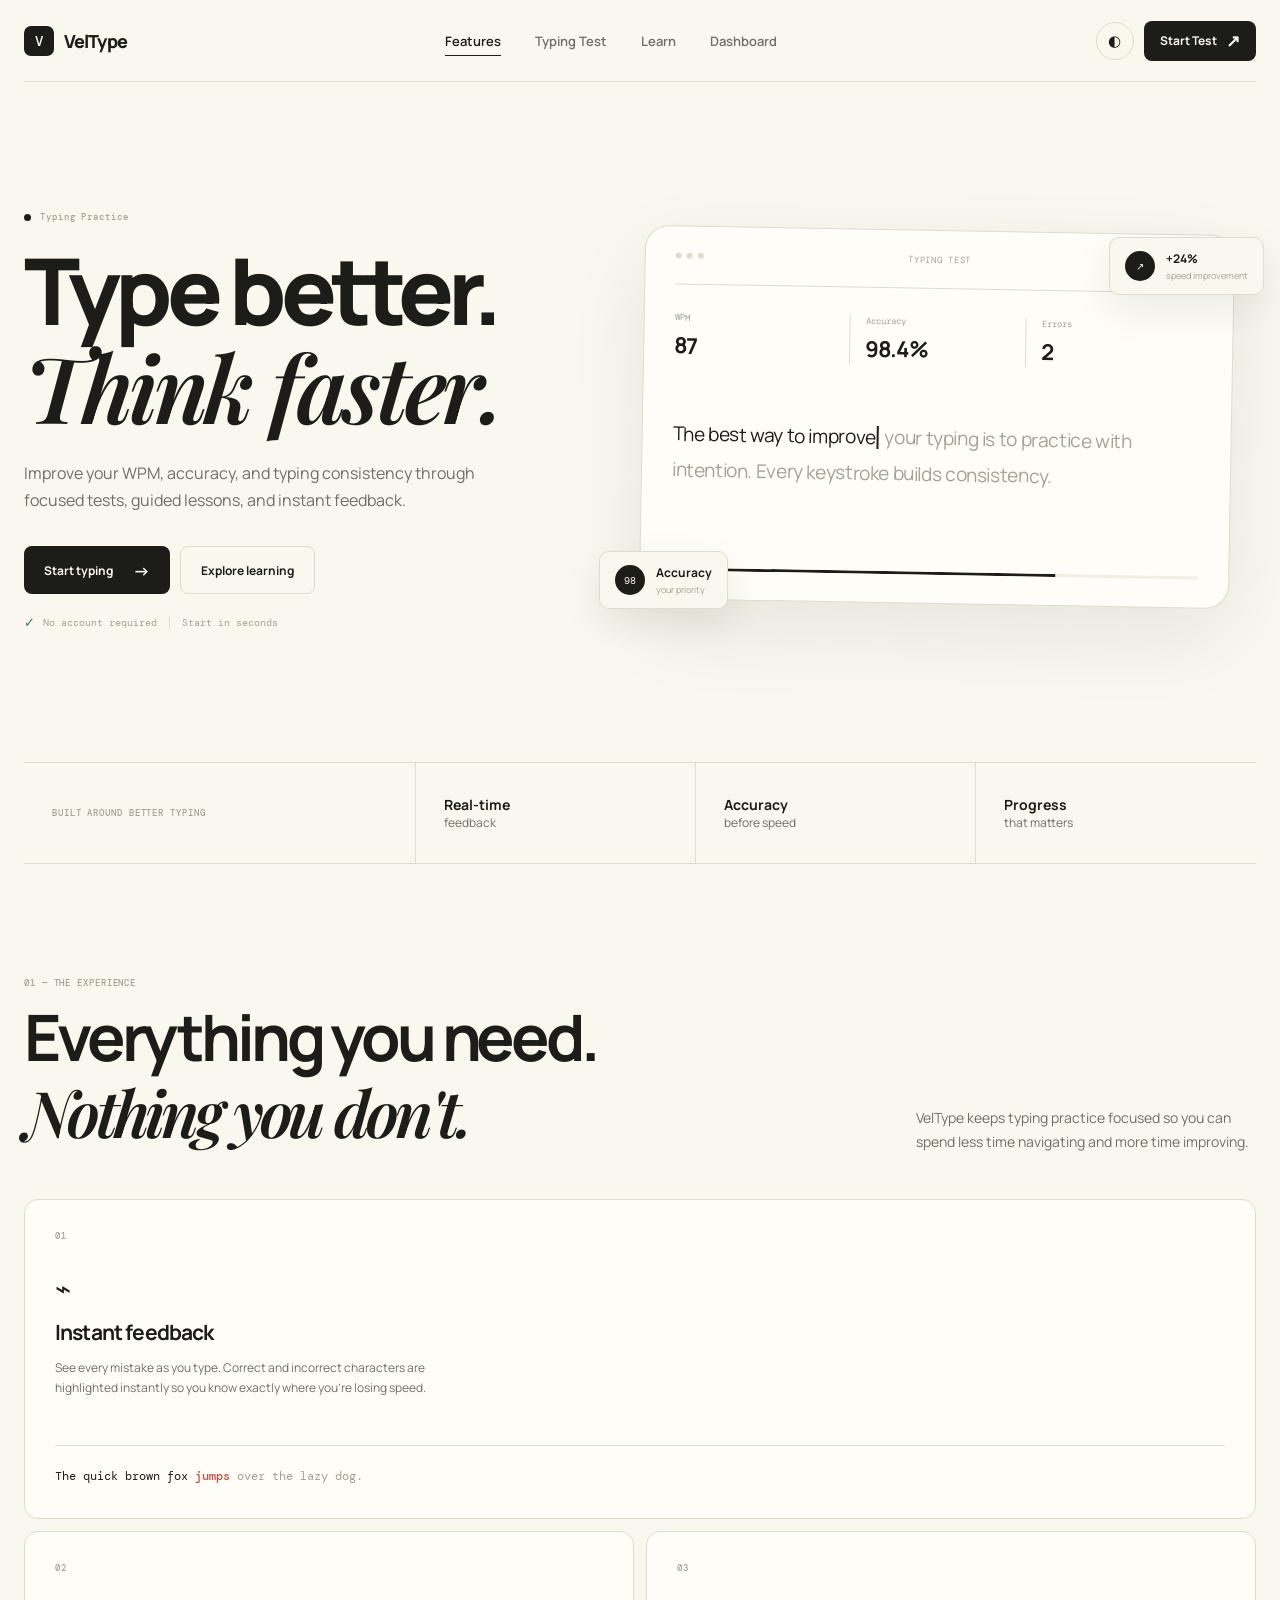
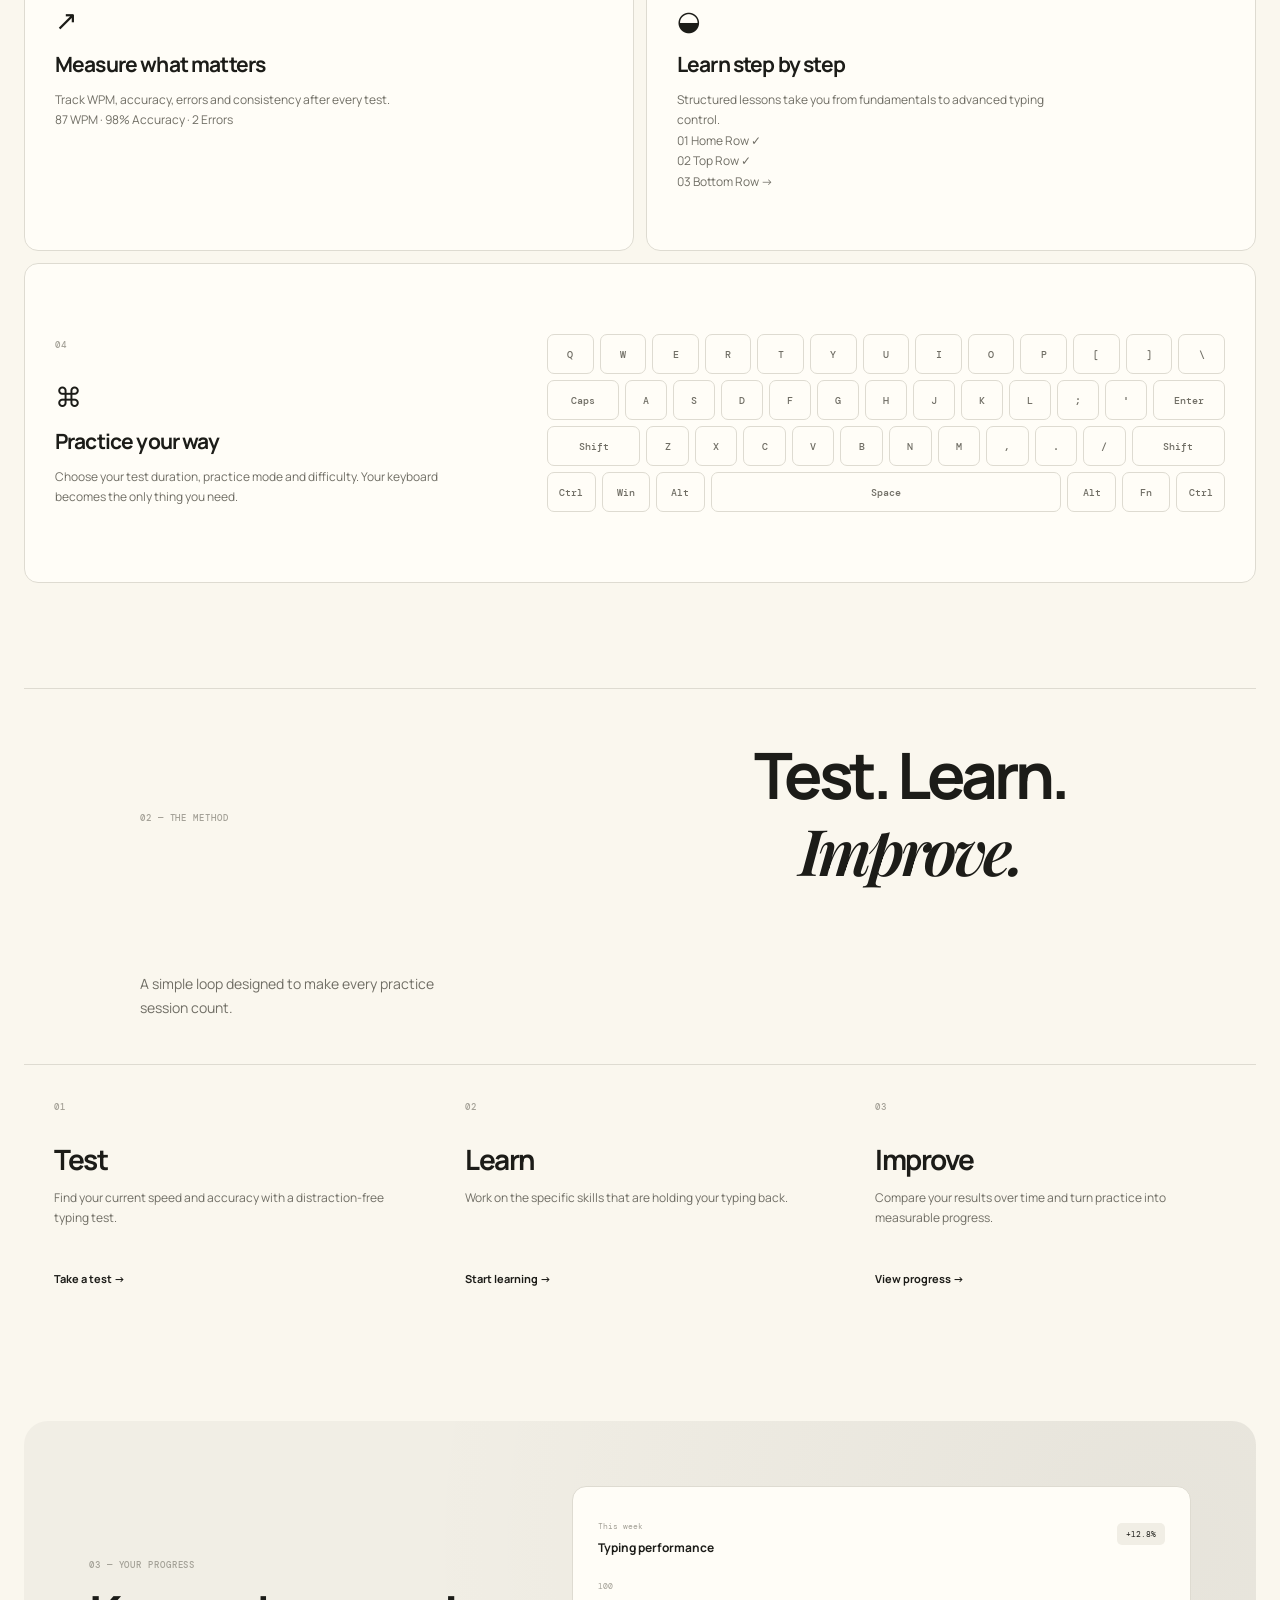
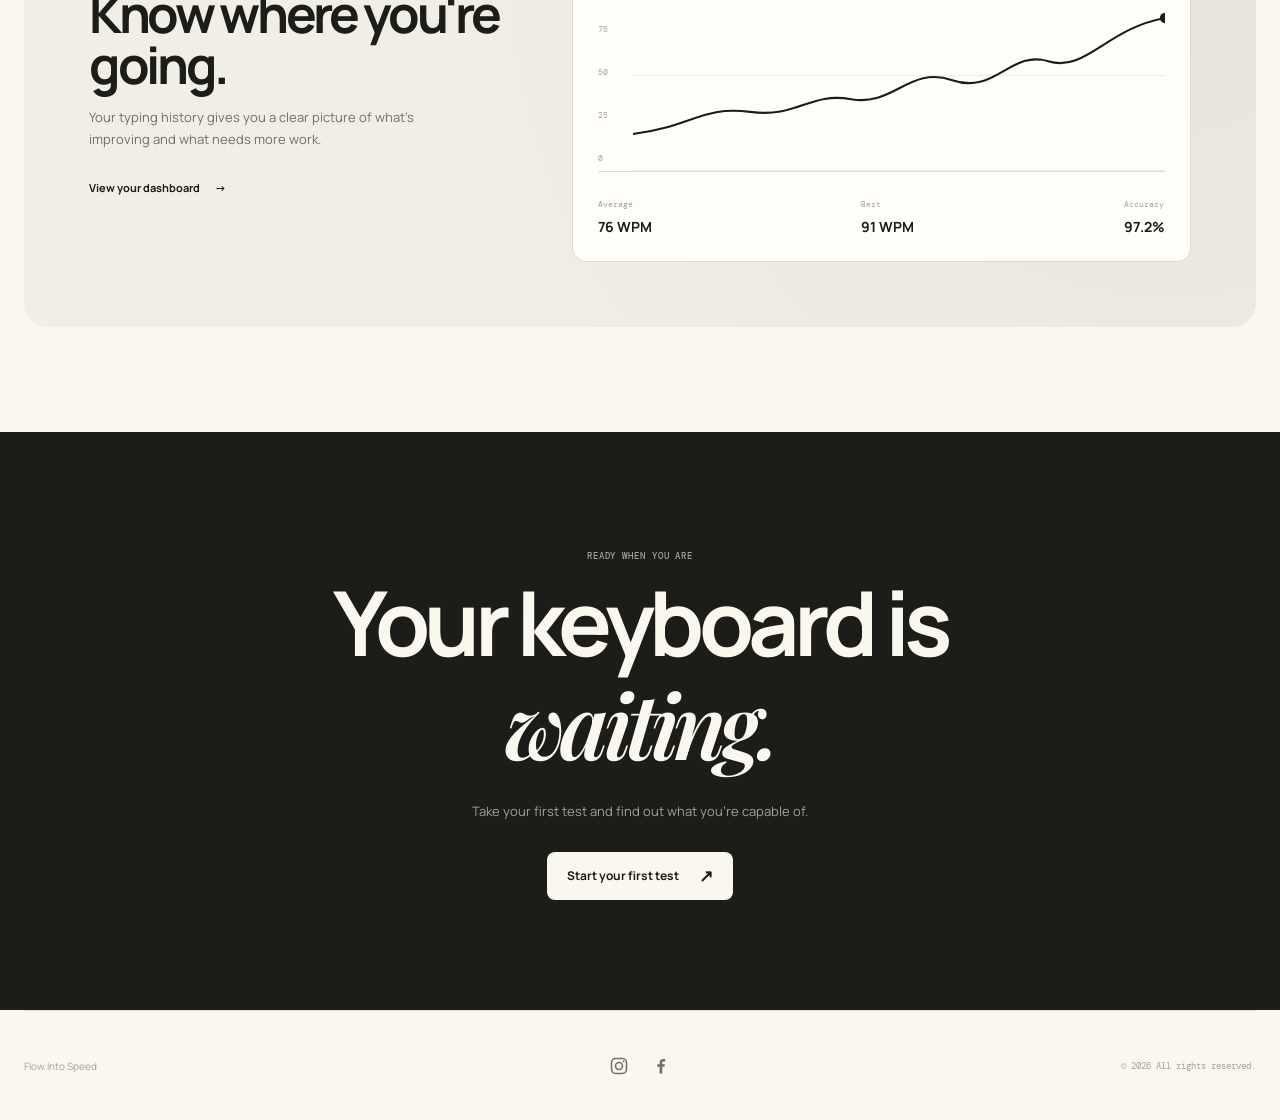
<file: index.html>
<!DOCTYPE html>
<html lang="en">
<head>
    <meta charset="UTF-8">
    <meta name="viewport" content="width=device-width, initial-scale=1.0">
    <meta name="theme-color" content="#FAF7EE">
    <meta name="description" content="VelType is a focused typing practice platform designed to improve your speed, accuracy and consistency.">
    <meta name="keywords" content="typing test, typing speed, WPM test, typing practice, touch typing">
    <meta name="author" content="VelType">
    <meta name="robots" content="index, follow">
    <title>VelType — Type Better. Think Faster.</title>

    <link rel="preconnect" href="https://fonts.googleapis.com">
    <link rel="preconnect" href="https://fonts.gstatic.com" crossorigin>
    <link href="https://fonts.googleapis.com/css2?family=DM+Mono:wght@400;500&family=Manrope:wght@400;500;600;700;800&family=Playfair+Display:ital,wght@0,600;0,700;1,600;1,700&display=swap" rel="stylesheet">
    <link rel="stylesheet" href="css/style.css">
</head>

<body>
<div class="site-shell">

    <!-- NAVIGATION -->
    <header class="navbar">
        <a href="index.html" class="brand" aria-label="VelType home">
            <span class="brand-mark">V</span>
            <span>VelType</span>
        </a>

        <nav class="nav-links" aria-label="Main navigation">
            <a href="#features">Features</a>
            <a href="test.html">Typing Test</a>
            <a href="learn.html">Learn</a>
            <a href="dashboard.html">Dashboard</a>
        </nav>

        <div class="nav-actions">
            <button class="theme-toggle" id="themeToggle" type="button" aria-label="Toggle theme">
                <span aria-hidden="true">◐</span>
            </button>

            <a href="test.html" class="nav-cta">
                Start Test <span aria-hidden="true">↗</span>
            </a>
        </div>

        <button class="menu-toggle" id="menuToggle" type="button" aria-label="Open navigation menu" aria-expanded="false">
            <span></span>
            <span></span>
        </button>
    </header>

    <main>

        <!-- HERO -->
        <section class="hero">
            <div class="hero-copy">
                <div class="eyebrow hero-reveal">
                    <span class="eyebrow-dot"></span>
                    <span>Typing Practice</span>
                </div>

                <h1 class="hero-title hero-reveal">
                    Type better.<br>
                    <em>Think faster.</em>
                </h1>

                <p class="hero-description hero-reveal">
                    Improve your WPM, accuracy, and typing consistency through focused tests, guided lessons, and instant feedback.
                </p>

                <div class="hero-actions hero-reveal">
                    <a href="test.html" class="button button-primary">
                        <span>Start typing</span>
                        <span aria-hidden="true">→</span>
                    </a>

                    <a href="learn.html" class="button button-secondary">
                        Explore learning
                    </a>
                </div>

                <div class="hero-note hero-reveal">
                    <span class="check">✓</span>
                    <span>No account required</span>
                    <span class="note-divider"></span>
                    <span>Start in seconds</span>
                </div>
            </div>

            <!-- PRODUCT PREVIEW -->
            <div class="hero-visual" aria-label="Typing test preview">
                <div class="typing-window">
                    <div class="window-top">
                        <div class="window-dots" aria-hidden="true">
                            <span></span>
                            <span></span>
                            <span></span>
                        </div>

                        <span class="window-label">TYPING TEST</span>
                        <span class="window-time">30s</span>
                    </div>

                    <div class="window-stats">
                        <div class="preview-stat">
                            <span>WPM</span>
                            <strong>87</strong>
                        </div>

                        <div class="preview-stat">
                            <span>Accuracy</span>
                            <strong>98.4%</strong>
                        </div>

                        <div class="preview-stat">
                            <span>Errors</span>
                            <strong>2</strong>
                        </div>
                    </div>

                    <div class="demo-passage">
                        <span class="typed">The best way to</span>
                        <span class="active-word"> improve</span><span class="demo-cursor"></span><span class="remaining"> your typing is to practice with intention. Every keystroke builds consistency.</span>
                    </div>

                    <div class="window-progress" aria-hidden="true">
                        <span></span>
                    </div>
                </div>

                <div class="floating-stat floating-stat-one" aria-hidden="true">
                    <span class="floating-icon">↗</span>
                    <div>
                        <strong>+24%</strong>
                        <small>speed improvement</small>
                    </div>
                </div>

                <div class="floating-stat floating-stat-two" aria-hidden="true">
                    <span class="mini-ring">98</span>
                    <div>
                        <strong>Accuracy</strong>
                        <small>your priority</small>
                    </div>
                </div>
            </div>
        </section>

        <!-- QUICK PROOF -->
        <section class="quick-proof" aria-label="VelType highlights">
            <div class="proof-intro">
                <span>BUILT AROUND BETTER TYPING</span>
            </div>

            <div class="proof-item">
                <strong>Real-time</strong>
                <span>feedback</span>
            </div>

            <div class="proof-item">
                <strong>Accuracy</strong>
                <span>before speed</span>
            </div>

            <div class="proof-item">
                <strong>Progress</strong>
                <span>that matters</span>
            </div>
        </section>

        <!-- FEATURES -->
        <section class="features section" id="features">
            <div class="section-heading">
                <div>
                    <span class="section-label">01 — THE EXPERIENCE</span>
                    <h2>Everything you need.<br><em>Nothing you don't.</em></h2>
                </div>

                <p>
                    VelType keeps typing practice focused so you can
                    spend less time navigating and more time improving.
                </p>
            </div>

            <div class="feature-grid">

                <!-- FEATURE 01 -->
                <article class="feature-card feature-large">
                    <div class="feature-number">01</div>

                    <div class="feature-content">
                        <span class="feature-icon">⌁</span>
                        <h3>Instant feedback</h3>
                        <p>
                            See every mistake as you type. Correct and
                            incorrect characters are highlighted instantly
                            so you know exactly where you're losing speed.
                        </p>
                    </div>

                    <div class="mini-type-demo">
                        <span>The quick brown fox</span>
                        <b> jumps</b>
                        <i> over the lazy dog.</i>
                    </div>
                </article>

                <!-- FEATURE 02 -->
                <article class="feature-card">
                    <div class="feature-number">02</div>
                    <span class="feature-icon">↗</span>

                    <h3>Measure what matters</h3>
                    <p>
                        Track WPM, accuracy, errors and consistency
                        after every test. <br>
                        87 WPM · 98% Accuracy · 2 Errors
                    </p>
                </article>

                <!-- FEATURE 03 -->
                <article class="feature-card">
                    <div class="feature-number">03</div>
                    <span class="feature-icon">◒</span>

                    <h3>Learn step by step</h3>
                    <p>
                        Structured lessons take you from fundamentals
                        to advanced typing control.<br>
                        01  Home Row              ✓<br>
                        02  Top Row               ✓<br>
                        03  Bottom Row            →
                    </p>
                </article>

                <!-- FEATURE 04 -->
                <article class="feature-card feature-wide">
                    <div class="feature-wide-copy">
                        <div class="feature-number">04</div>
                        <span class="feature-icon">⌘</span>

                        <h3>Practice your way</h3>
                        <p>
                            Choose your test duration, practice mode and
                            difficulty. Your keyboard becomes the only
                            thing you need.
                        </p>
                    </div>

                    <!-- 60% KEYBOARD -->
                    <div class="keyboard-preview" aria-label="60 percent keyboard preview">
                        <div class="keyboard-row">
                            <span>Q</span><span>W</span><span>E</span><span>R</span>
                            <span>T</span><span>Y</span><span>U</span><span>I</span>
                            <span>O</span><span>P</span><span>[</span><span>]</span><span>\</span>
                        </div>

                        <div class="keyboard-row">
                            <span class="key-caps">Caps</span>
                            <span>A</span><span>S</span><span>D</span><span>F</span>
                            <span>G</span><span>H</span><span>J</span><span>K</span>
                            <span>L</span><span>;</span><span>'</span>
                            <span class="key-enter">Enter</span>
                        </div>

                        <div class="keyboard-row">
                            <span class="key-shift">Shift</span>
                            <span>Z</span><span>X</span><span>C</span><span>V</span>
                            <span>B</span><span>N</span><span>M</span><span>,</span>
                            <span>.</span><span>/</span>
                            <span class="key-shift">Shift</span>
                        </div>

                        <div class="keyboard-row">
                            <span class="key-fn">Ctrl</span>
                            <span class="key-fn">Win</span>
                            <span class="key-fn">Alt</span>
                            <span class="key-space">Space</span>
                            <span class="key-fn">Alt</span>
                            <span class="key-fn">Fn</span>
                            <span class="key-fn">Ctrl</span>
                        </div>
                    </div>
                </article>

            </div>
        </section>

        <!-- WORKFLOW -->
        <section class="workflow section">
            <div class="section-heading centered">
                <span class="section-label">02 — THE METHOD</span>

                <h2>
                    Test. Learn. <em>Improve.</em>
                </h2>

                <p>
                    A simple loop designed to make every practice session count.
                </p>
            </div>

            <div class="workflow-grid">
                <article class="workflow-card">
                    <span class="workflow-index">01</span>
                    <h3>Test</h3>
                    <p>
                        Find your current speed and accuracy with a
                        distraction-free typing test.
                    </p>
                    <a href="test.html">Take a test →</a>
                </article>

                <article class="workflow-card">
                    <span class="workflow-index">02</span>
                    <h3>Learn</h3>
                    <p>
                        Work on the specific skills that are holding
                        your typing back.
                    </p>
                    <a href="learn.html">Start learning →</a>
                </article>

                <article class="workflow-card">
                    <span class="workflow-index">03</span>
                    <h3>Improve</h3>
                    <p>
                        Compare your results over time and turn practice
                        into measurable progress.
                    </p>
                    <a href="dashboard.html">View progress →</a>
                </article>
            </div>
        </section>

        <!-- PROGRESS SHOWCASE -->
        <section class="showcase section">
            <div class="showcase-card">
                <div class="showcase-copy">
                    <span class="section-label">03 — YOUR PROGRESS</span>

                    <h2>Know where you're going.</h2>
                    <p>
                        Your typing history gives you a clear picture of
                        what's improving and what needs more work.
                    </p>
                    <a href="dashboard.html" class="text-link">
                        View your dashboard <span>→</span>
                    </a>
                </div>
                <div class="dashboard-preview">
                    <div class="preview-header">
                        <div>
                            <span>This week</span>
                            <strong>Typing performance</strong>
                        </div>

                        <span class="preview-badge">+12.8%</span>
                    </div>
                    <div class="chart">
                        <div class="chart-labels">
                            <span>100</span>
                            <span>75</span>
                            <span>50</span>
                            <span>25</span>
                            <span>0</span>
                        </div>
                        <div class="chart-area">
                            <div class="chart-grid"></div>

                            <svg viewBox="0 0 500 180" preserveAspectRatio="none" aria-hidden="true">
                                <path d="M0 145 C55 138, 65 118, 110 124 S165 105, 205 112 S260 80, 300 94 S355 65, 390 76 S445 45, 500 35"></path>
                                <circle cx="500" cy="35" r="5"></circle>
                            </svg>
                        </div>
                    </div>

                    <div class="preview-footer">
                        <div>
                            <span>Average</span>
                            <strong>76 WPM</strong>
                        </div>
                        <div>
                            <span>Best</span>
                            <strong>91 WPM</strong>
                        </div>
                        <div>
                            <span>Accuracy</span>
                            <strong>97.2%</strong>
                        </div>
                    </div>
                </div>
            </div>
        </section>

        <!-- FINAL CTA -->
        <section class="cta section">
            <div class="cta-inner">
                <span class="section-label">READY WHEN YOU ARE</span>
                <h2>
                    Your keyboard is<br>
                    <em>waiting.</em>
                </h2>
                <p>
                    Take your first test and find out what you're capable of.
                </p>
                <a href="test.html" class="button button-light">
                    Start your first test
                    <span aria-hidden="true">↗</span>
                </a>
            </div>
        </section>
    </main>
    <!-- FOOTER -->
    <footer class="footer">
        <div class="footer-brand">
            <p>Flow Into Speed</p>
        </div>
        <div class="footer-socials">
            <!-- INSTAGRAM -->
            <a href="https://www.instagram.com/veltype/" target="_blank" rel="noopener noreferrer" aria-label="VelType on Instagram">
                <svg width="21" height="21" viewBox="0 0 24 24" fill="none" aria-hidden="true">
                    <rect x="3" y="3" width="18" height="18" rx="5" stroke="currentColor" stroke-width="1.8"/>
                    <circle cx="12" cy="12" r="4.2" stroke="currentColor" stroke-width="1.8"/>
                    <circle cx="17.5" cy="6.5" r="1.1" fill="currentColor"/>
                </svg>
            </a>
            <!-- FACEBOOK -->
            <a href="https://www.facebook.com/veltype/" target="_blank" rel="noopener noreferrer" aria-label="VelType on Facebook">
                <svg width="21" height="21" viewBox="0 0 24 24" fill="currentColor" aria-hidden="true">
                    <path d="M13.5 21v-8h2.7l.4-3h-3.1V8.1c0-.9.3-1.6 1.7-1.6h1.8V3.8c-.3 0-1.3-.1-2.5-.1-2.5 0-4.2 1.5-4.2 4.3V10H7.5v3h2.8v8h3.2z"/>
                </svg>
            </a>

        </div>

        <div class="footer-copy">
            © 2026 All rights reserved.
        </div>
    </footer>

</div>

<script src="js/main.js"></script>
</body>
                      </html>
</file>
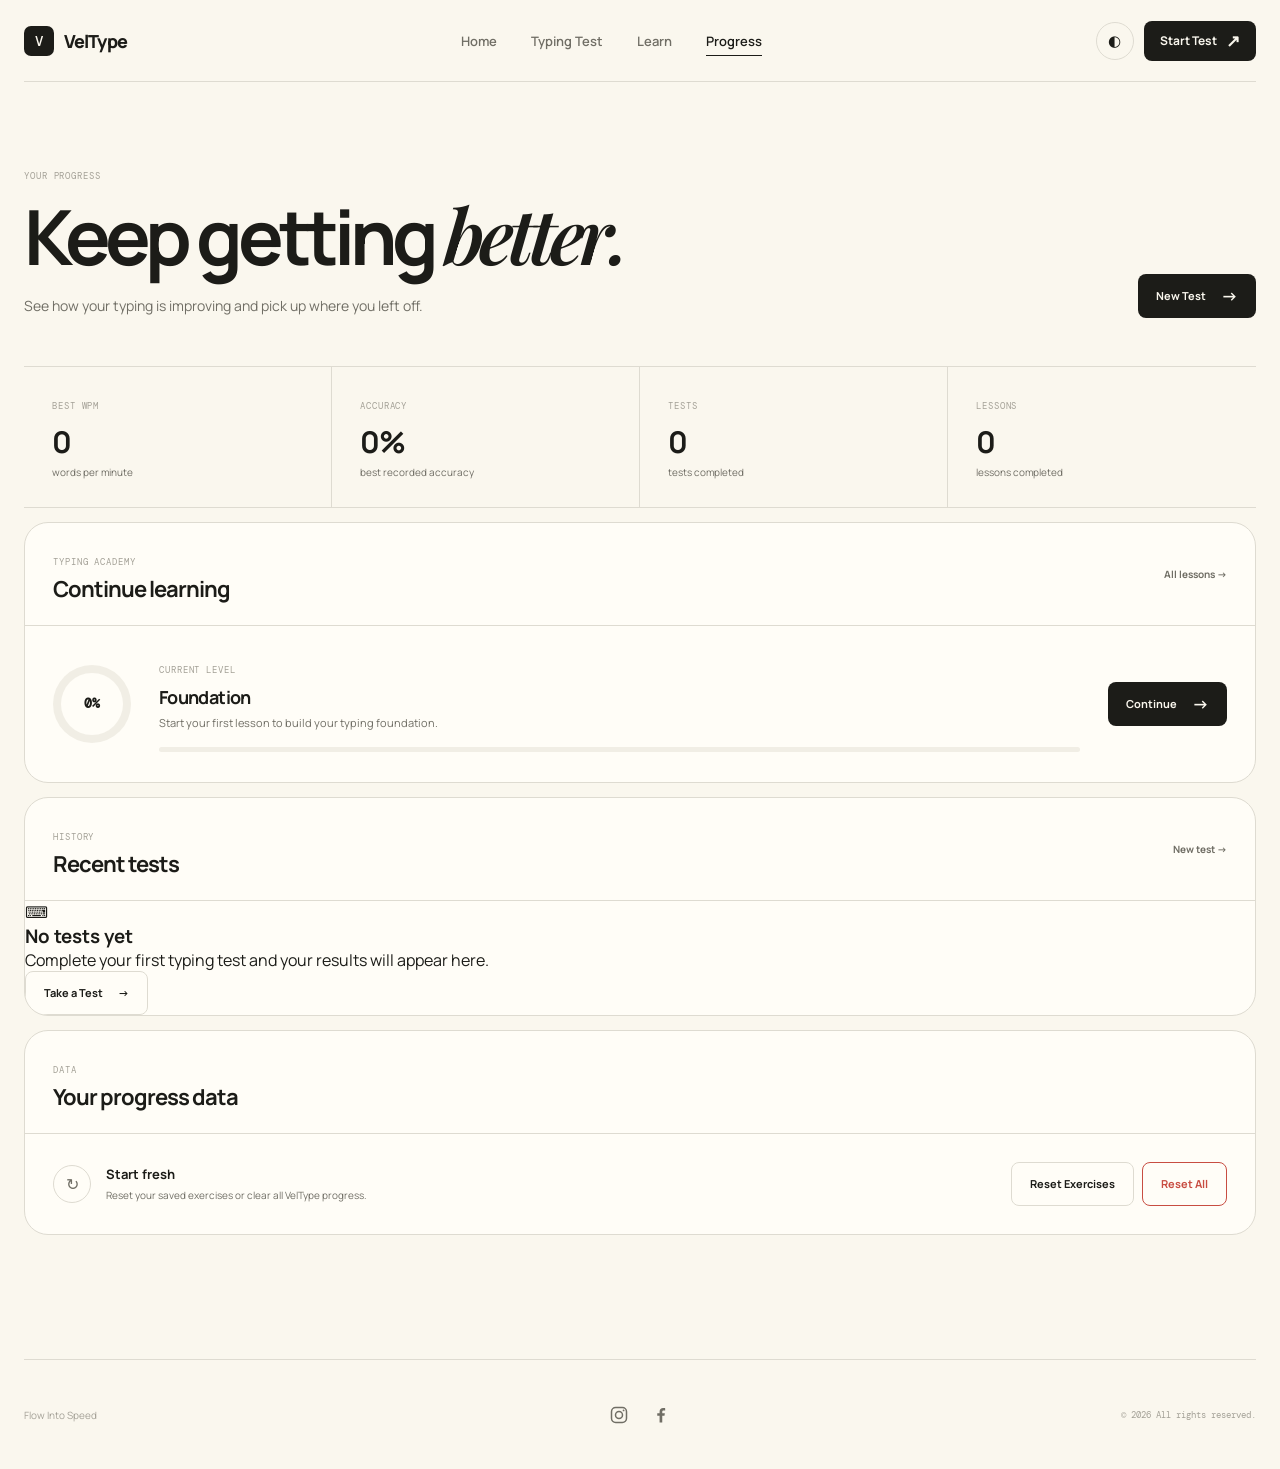
<file: dashboard.html>
<!DOCTYPE html>
<html lang="en">
<head>
    <meta charset="UTF-8">
    <meta name="viewport" content="width=device-width, initial-scale=1.0">
    <meta name="description" content="Track your typing speed, accuracy, practice and learning progress with VelType.">
    <meta name="theme-color" content="#FAF7EE">

    <title>Progress — VelType</title>
    <link rel="preconnect" href="https://fonts.googleapis.com">
    <link rel="preconnect" href="https://fonts.gstatic.com" crossorigin>
    <link href="https://fonts.googleapis.com/css2?family=DM+Mono:wght@400;500&family=Manrope:wght@400;500;600;700;800&family=Playfair+Display:ital,wght@0,600;0,700;1,600;1,700&display=swap" rel="stylesheet" >

    <link rel="stylesheet" href="css/style.css">
    <link rel="stylesheet" href="css/dashboard.css">
</head>

<body class="dashboard-page">
    <div class="site-shell">
        <!-- NAVIGATION -->
        <header class="navbar">
            <a href="index.html" class="brand" aria-label="VelType home">
                <span class="brand-mark">V</span>
                <span>VelType</span>
            </a>

            <nav class="nav-links" id="navLinks" aria-label="Main navigation">
                <a href="index.html">Home</a>
                <a href="test.html">Typing Test</a>
                <a href="learn.html">Learn</a>
                <a href="dashboard.html" class="active">Progress</a>
            </nav>

            <div class="nav-actions">

                <button
                    class="theme-toggle"
                    id="themeToggle"
                    type="button"
                    aria-label="Toggle theme"
                >
                    <span>◐</span>
                </button>

                <a href="test.html" class="nav-cta">
                    Start Test <span>↗</span>
                </a>
            </div>

            <button
                class="menu-toggle"
                id="menuToggle"
                type="button"
                aria-label="Open menu"
                aria-expanded="false"
            >
                <span></span>
                <span></span>
            </button>

        </header>
        <!-- MAIN -->
        <main class="dashboard-main">

            <div class="dashboard-container">

                <!-- HEADER -->
                <section class="dashboard-header">

                    <div>

                        <span class="section-label">
                            YOUR PROGRESS
                        </span>

                        <h1>
                            Keep getting <em>better.</em>
                        </h1>

                        <p>
                            See how your typing is improving and pick up where you left off.
                        </p>

                    </div>

                    <a
                        href="test.html"
                        class="dashboard-button button-primary"
                    >
                        New Test <span>→</span>
                    </a>

                </section>


                <!-- OVERVIEW STATS -->
                <section
                    class="stats-grid"
                    aria-label="Typing statistics"
                >

                    <article class="stat-card">

                        <span class="stat-label">
                            BEST WPM
                        </span>

                        <strong id="bestWpm">
                            0
                        </strong>

                        <small>
                            words per minute
                        </small>

                    </article>


                    <article class="stat-card">

                        <span class="stat-label">
                            ACCURACY
                        </span>

                        <strong id="bestAccuracy">
                            0%
                        </strong>

                        <small>
                            best recorded accuracy
                        </small>

                    </article>


                    <article class="stat-card">

                        <span class="stat-label">
                            TESTS
                        </span>

                        <strong id="testsCompleted">
                            0
                        </strong>

                        <small>
                            tests completed
                        </small>

                    </article>


                    <article class="stat-card">

                        <span class="stat-label">
                            LESSONS
                        </span>

                        <strong id="lessonsCompleted">
                            0
                        </strong>

                        <small>
                            lessons completed
                        </small>

                    </article>

                </section>


                <!-- CONTINUE LEARNING -->
                <section class="dashboard-card learning-card">

                    <div class="card-header">

                        <div>

                            <span class="section-label">
                                TYPING ACADEMY
                            </span>

                            <h2>
                                Continue learning
                            </h2>

                        </div>

                        <a
                            href="learn.html"
                            class="card-link"
                        >
                            All lessons →
                        </a>

                    </div>


                    <div class="learning-content">

                        <div class="academy-progress">

                            <div class="academy-ring">
                                <span id="academyPercent">
                                    0%
                                </span>
                            </div>

                        </div>


                        <div class="learning-copy">

                            <span class="eyebrow-small">
                                CURRENT LEVEL
                            </span>

                            <h3 id="academyLevel">
                                Foundation
                            </h3>

                            <p id="academyProgressText">
                                Start your first lesson to build your typing foundation.
                            </p>

                            <div class="progress-track">

                                <span id="academyProgressBar"></span>

                            </div>

                        </div>


                        <a
                            href="learn.html"
                            class="dashboard-button button-primary"
                        >
                            Continue <span>→</span>
                        </a>

                    </div>

                </section>


                <!-- RECENT TESTS -->
                <section class="dashboard-card recent-card">

                    <div class="card-header">

                        <div>

                            <span class="section-label">
                                HISTORY
                            </span>

                            <h2>
                                Recent tests
                            </h2>

                        </div>

                        <a
                            href="test.html"
                            class="card-link"
                        >
                            New test →
                        </a>

                    </div>


                    <div
                        class="test-history"
                        id="testHistory"
                    >

                        <div class="empty-state">

                            <div class="empty-mark">
                                ⌨
                            </div>

                            <h3>
                                No tests yet
                            </h3>

                            <p>
                                Complete your first typing test and your results will appear here.
                            </p>

                            <a
                                href="test.html"
                                class="dashboard-button button-secondary"
                            >
                                Take a Test <span>→</span>
                            </a>

                        </div>

                    </div>

                </section>


                <!-- PROGRESS DATA -->
                <section class="dashboard-card data-card">

                    <div class="card-header">

                        <div>

                            <span class="section-label">
                                DATA
                            </span>

                            <h2>
                                Your progress data
                            </h2>

                        </div>

                    </div>


                    <div class="data-content">

                        <div>

                            <span class="data-symbol">
                                ↻
                            </span>

                            <div>

                                <h3>
                                    Start fresh
                                </h3>

                                <p>
                                    Reset your saved exercises or clear all VelType progress.
                                </p>

                            </div>

                        </div>


                        <div class="data-actions">

                            <button
                                type="button"
                                class="dashboard-button button-secondary"
                                id="resetExercises"
                            >
                                Reset Exercises
                            </button>

                            <button
                                type="button"
                                class="dashboard-button button-danger"
                                id="resetProgress"
                            >
                                Reset All
                            </button>

                        </div>

                    </div>

                </section>

            </div>

        </main>


        <!-- RESET MODAL -->
        <div
            class="reset-modal"
            id="resetModal"
            hidden
        >

            <div class="reset-modal-backdrop"></div>

            <div
                class="reset-modal-content"
                role="dialog"
                aria-modal="true"
                aria-labelledby="resetModalTitle"
            >

                <span class="reset-modal-icon">
                    !
                </span>

                <h2 id="resetModalTitle">
                    Reset your progress?
                </h2>

                <p id="resetModalText">
                    This will remove your saved lessons, tests and typing statistics.
                    This action cannot be undone.
                </p>

                <div class="reset-modal-actions">

                    <button
                        type="button"
                        class="dashboard-button button-secondary"
                        id="cancelReset"
                    >
                        Cancel
                    </button>

                    <button
                        type="button"
                        class="dashboard-button button-danger"
                        id="confirmReset"
                    >
                        Reset
                    </button>

                </div>

            </div>

        </div>


        <!-- FOOTER -->
        <footer class="footer">

            <div class="footer-brand">
                <p>
                    Flow Into Speed
                </p>
            </div>


            <div class="footer-socials">

                <a
                    href="https://www.instagram.com/veltype/"
                    target="_blank"
                    rel="noopener noreferrer"
                    aria-label="VelType on Instagram"
                >
                    <svg
                        width="21"
                        height="21"
                        viewBox="0 0 24 24"
                        fill="none"
                        aria-hidden="true"
                    >
                        <rect
                            x="3"
                            y="3"
                            width="18"
                            height="18"
                            rx="5"
                            stroke="currentColor"
                            stroke-width="1.8"
                        />
                        <circle
                            cx="12"
                            cy="12"
                            r="4.2"
                            stroke="currentColor"
                            stroke-width="1.8"
                        />
                        <circle
                            cx="17.5"
                            cy="6.5"
                            r="1.1"
                            fill="currentColor"
                        />
                    </svg>
                </a>


                <a
                    href="https://www.facebook.com/veltype/"
                    target="_blank"
                    rel="noopener noreferrer"
                    aria-label="VelType on Facebook"
                >
                    <svg
                        width="21"
                        height="21"
                        viewBox="0 0 24 24"
                        fill="currentColor"
                        aria-hidden="true"
                    >
                        <path d="M13.5 21v-8h2.7l.4-3h-3.1V8.1c0-.9.3-1.6 1.7-1.6h1.8V3.8c-.3 0-1.3-.1-2.5-.1-2.5 0-4.2 1.5-4.2 4.3V10H7.5v3h2.8v8h3.2z"/>
                    </svg>
                </a>

            </div>


            <div class="footer-copy">
                © 2026 All rights reserved.
            </div>

        </footer>

    </div>


    <script src="js/main.js"></script>
    <script src="js/dashboard.js"></script>

</body>
                    </html>
</file>
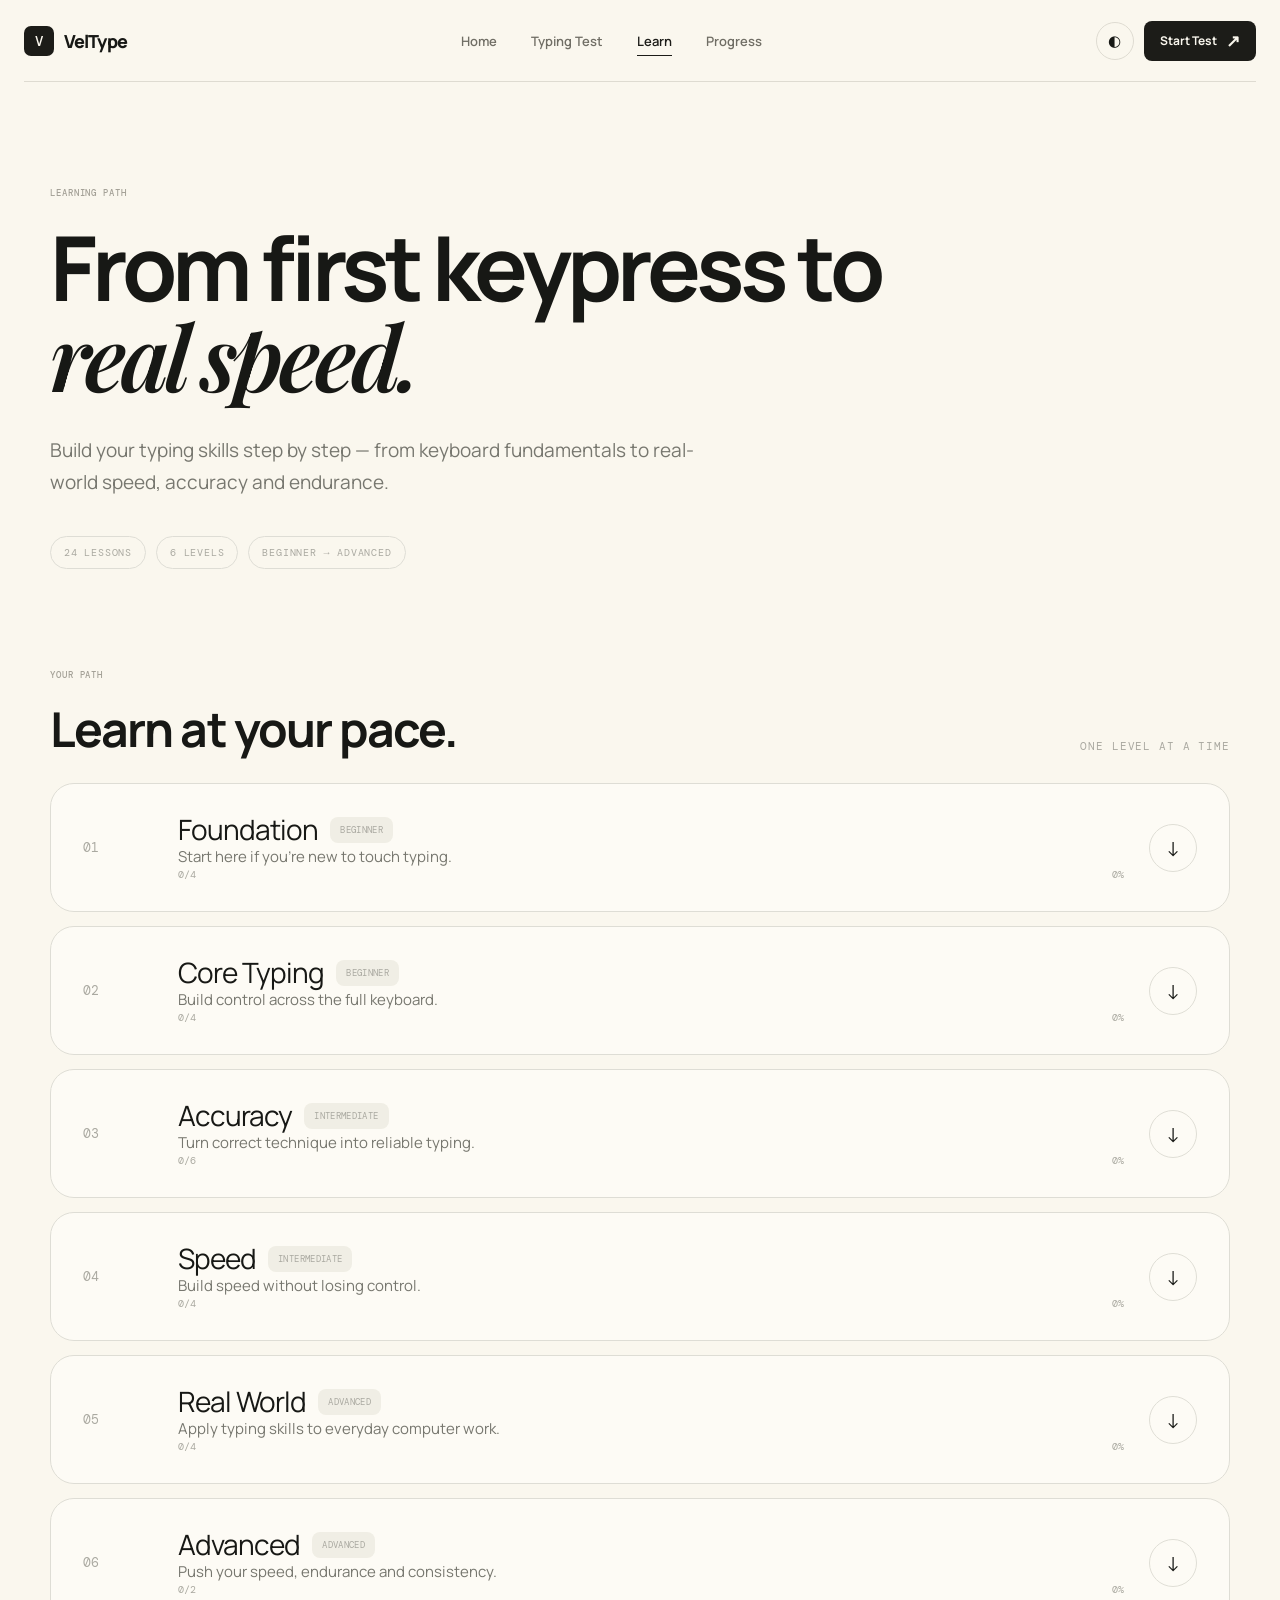
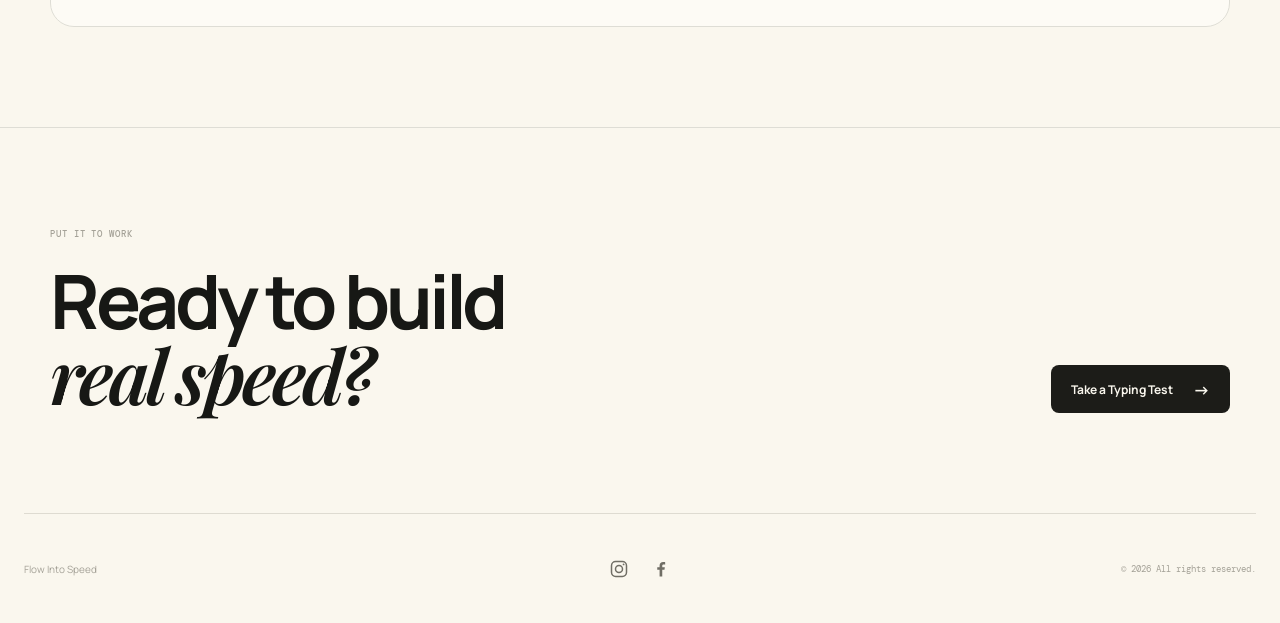
<file: learn.html>
<!DOCTYPE html>
<html lang="en">
<head>
    <meta charset="UTF-8">
    <meta name="viewport" content="width=device-width, initial-scale=1.0">
    <meta name="description" content="Follow the VelType typing learning path from keyboard basics to advanced speed training.">
    <meta name="theme-color" content="#FAF7EE">
    <title>Learn — VelType</title>

    <link rel="preconnect" href="https://fonts.googleapis.com">
    <link rel="preconnect" href="https://fonts.gstatic.com" crossorigin>
    <link href="https://fonts.googleapis.com/css2?family=DM+Mono:wght@400;500&family=Manrope:wght@400;500;600;700;800&family=Playfair+Display:ital,wght@0,600;0,700;1,600;1,700&display=swap" rel="stylesheet">

    <link rel="stylesheet" href="css/style.css">
    <link rel="stylesheet" href="css/learn.css">
</head>

<body class="learn-page">

<div class="site-shell">

    <!-- NAVBAR -->
    <header class="navbar">
        <a href="index.html" class="brand" aria-label="VelType home">
            <span class="brand-mark">V</span>
            <span>VelType</span>
        </a>

        <nav class="nav-links" id="navLinks" aria-label="Main navigation">
            <a href="index.html">Home</a>
            <a href="test.html">Typing Test</a>
            <a href="learn.html" class="active">Learn</a>
            <a href="dashboard.html">Progress</a>
        </nav>

        <div class="nav-actions">
            <button class="theme-toggle" id="themeToggle" aria-label="Toggle theme">
                <span>◐</span>
            </button>

            <a href="test.html" class="nav-cta">
                Start Test <span>↗</span>
            </a>
        </div>

        <button class="menu-toggle" id="menuToggle" aria-label="Open menu" aria-expanded="false">
            <span></span>
            <span></span>
        </button>
    </header>

    <main>

        <!-- HERO -->
        <section class="learn-hero">
            <div class="learn-container">
                <span class="section-label">LEARNING PATH</span>

                <h1>
                    From first keypress to
                    <em>real speed.</em>
                </h1>

                <p>
                    Build your typing skills step by step — from keyboard
                    fundamentals to real-world speed, accuracy and endurance.
                </p>

                <div class="learn-hero-meta">
                    <span>24 LESSONS</span>
                    <span>6 LEVELS</span>
                    <span>BEGINNER → ADVANCED</span>
                </div>
            </div>
        </section>

        <!-- LEARNING PATH -->
        <section class="learning-path">
            <div class="learn-container">

                <div class="path-header">
                    <div>
                        <span class="section-label">YOUR PATH</span>
                        <h2>Learn at your pace.</h2>
                    </div>

                    <span class="path-note">
                        One level at a time
                    </span>
                </div>

                <div class="level-list" id="levelList"></div>

            </div>
        </section>

        <!-- CTA -->
        <section class="learn-cta">
            <div class="learn-container">
                <div>
                    <span class="section-label">PUT IT TO WORK</span>
                    <h2>Ready to build<br><em>real speed?</em></h2>
                </div>

                <a href="test.html" class="button button-primary">
                    Take a Typing Test <span>→</span>
                </a>
            </div>
        </section>

    </main>

    <!-- FOOTER -->
    <footer class="footer">
        <div class="footer-brand">
            <p>Flow Into Speed</p>
        </div>
        <div class="footer-socials">
            <a href="https://www.instagram.com/veltype/" target="_blank" rel="noopener noreferrer" aria-label="VelType on Instagram">
                <svg width="21" height="21" viewBox="0 0 24 24" fill="none" aria-hidden="true">
                    <rect x="3" y="3" width="18" height="18" rx="5" stroke="currentColor" stroke-width="1.8"/>
                    <circle cx="12" cy="12" r="4.2" stroke="currentColor" stroke-width="1.8"/>
                    <circle cx="17.5" cy="6.5" r="1.1" fill="currentColor"/>
                </svg>
            </a>
            <a href="https://www.facebook.com/veltype/" target="_blank" rel="noopener noreferrer" aria-label="VelType on Facebook">
                <svg width="21" height="21" viewBox="0 0 24 24" fill="currentColor" aria-hidden="true">
                    <path d="M13.5 21v-8h2.7l.4-3h-3.1V8.1c0-.9.3-1.6 1.7-1.6h1.8V3.8c-.3 0-1.3-.1-2.5-.1-2.5 0-4.2 1.5-4.2 4.3V10H7.5v3h2.8v8h3.2z"/>
                </svg>
            </a>
        </div>
        <div class="footer-copy">
            © 2026 All rights reserved.
        </div>
    </footer>
</div>

<script src="js/main.js"></script>
    <script src="js/lessondata.js"></script>
<script src="js/learn.js"></script>

</body>
    </html>
</file>
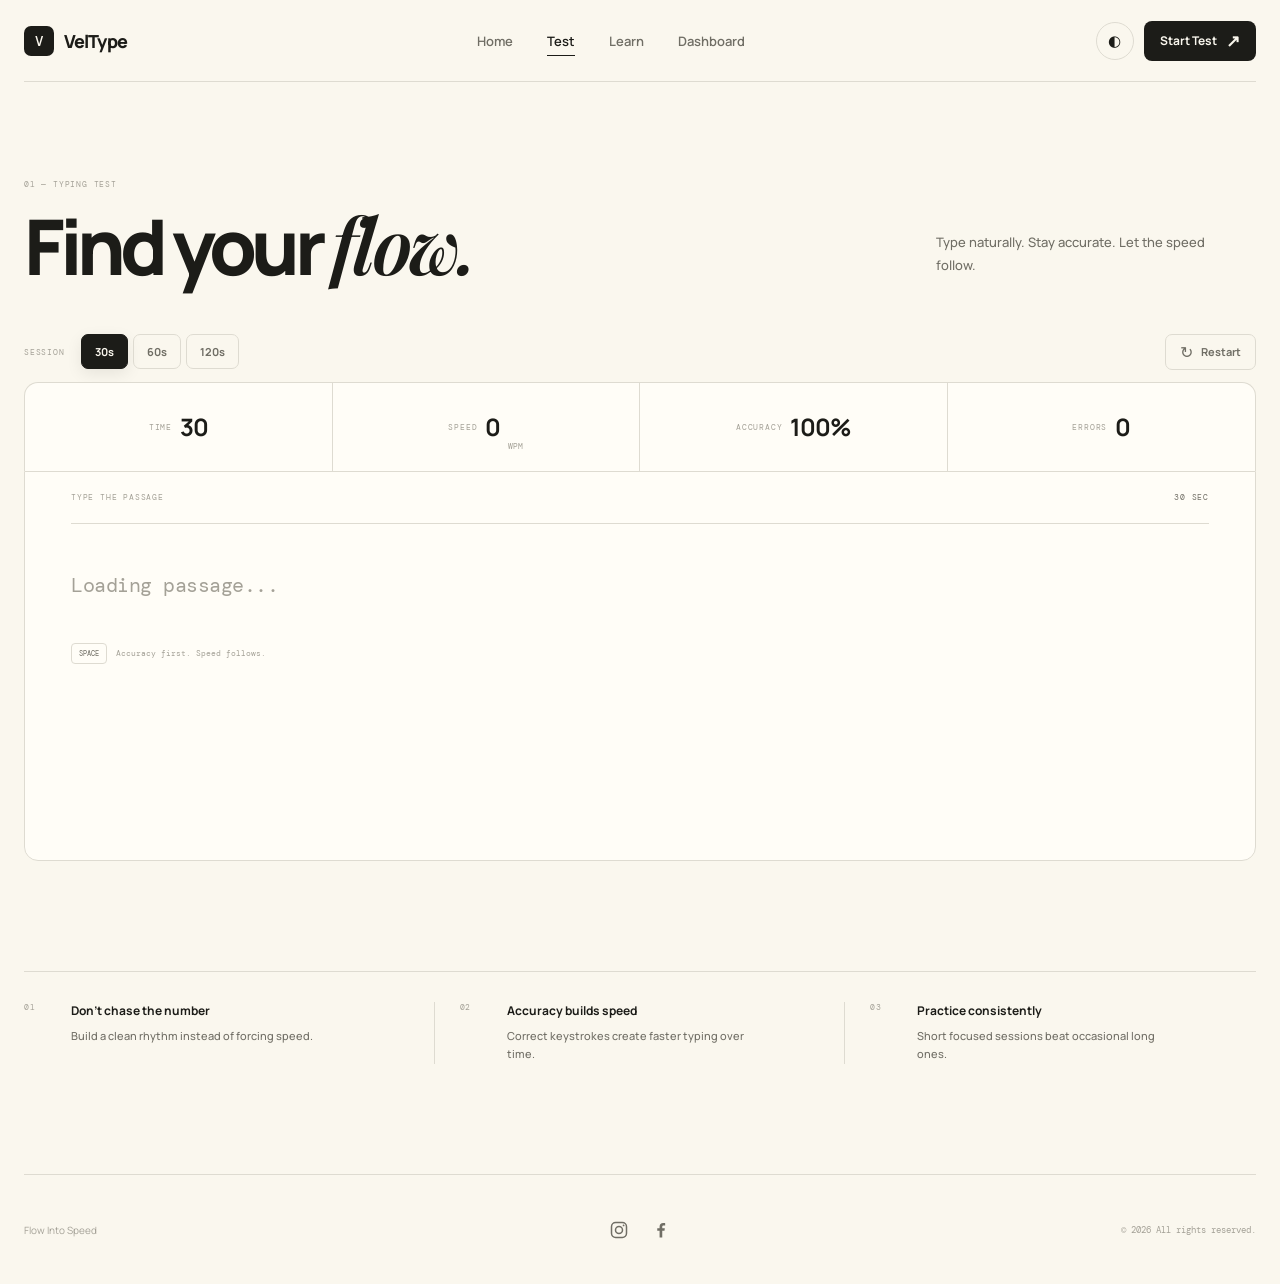
<file: test.html>
<!DOCTYPE html>
<html lang="en">
<head>
    <meta charset="UTF-8">
    <meta name="viewport" content="width=device-width, initial-scale=1.0">

    <meta name="description" content="VelType typing test — improve your speed, accuracy and consistency.">
    <meta name="theme-color" content="#FAF7EE">

    <title>Typing Test — VelType</title>

    <link rel="preconnect" href="https://fonts.googleapis.com">
    <link rel="preconnect" href="https://fonts.gstatic.com" crossorigin>

    <link
        href="https://fonts.googleapis.com/css2?family=DM+Mono:wght@400;500&family=Manrope:wght@400;500;600;700;800&family=Playfair+Display:ital,wght@0,600;0,700;1,600;1,700&display=swap"
        rel="stylesheet"
    >

    <link rel="stylesheet" href="css/style.css">
    <link rel="stylesheet" href="css/test.css">
</head>

<body>

<div class="site-shell">

    <!-- NAVBAR -->
    <header class="navbar">

        <a href="index.html" class="brand" aria-label="VelType home">
            <span class="brand-mark">V</span>
            <span>VelType</span>
        </a>

        <nav class="nav-links" aria-label="Main navigation">
            <a href="index.html">Home</a>
            <a href="test.html" class="active">Test</a>
            <a href="learn.html">Learn</a>
            <a href="dashboard.html">Dashboard</a>
        </nav>

        <div class="nav-actions">

            <button
                class="theme-toggle"
                id="themeToggle"
                type="button"
                aria-label="Toggle theme"
            >
                <span aria-hidden="true">◐</span>
            </button>

            <a href="test.html" class="nav-cta">
                Start Test <span>↗</span>
            </a>

        </div>

        <button
            class="menu-toggle"
            id="menuToggle"
            type="button"
            aria-label="Open menu"
            aria-expanded="false"
        >
            <span></span>
            <span></span>
        </button>

    </header>


    <!-- MAIN -->
    <main class="test-page">

        <!-- HEADER -->
        <section class="test-header">

            <div>
                <span class="section-label">01 — TYPING TEST</span>

                <h1>
                    Find your <em>flow.</em>
                </h1>
            </div>

            <p>
                Type naturally. Stay accurate. Let the speed follow.
            </p>

        </section>


        <!-- TEST CONTROLS -->
        <section class="test-controls">

            <div class="session-controls">

                <span class="control-label">SESSION</span>

                <div class="mode-buttons">

                    <button
                        class="mode-button active"
                        data-time="30"
                        type="button"
                    >
                        30s
                    </button>

                    <button
                        class="mode-button"
                        data-time="60"
                        type="button"
                    >
                        60s
                    </button>

                    <button
                        class="mode-button"
                        data-time="120"
                        type="button"
                    >
                        120s
                    </button>

                </div>

            </div>

            <button
                class="restart-button"
                id="restartTest"
                type="button"
            >
                <span>↻</span>
                Restart
            </button>

        </section>


        <!-- TYPING TEST -->
        <section
            class="typing-stage"
            id="typingTest"
        >

            <!-- LIVE METRICS -->
            <div class="typing-metrics">

                <div class="metric">
                    <span>TIME</span>
                    <strong id="timer">30</strong>
                </div>

                <div class="metric">
                    <span>SPEED</span>
                    <strong id="wpm">0</strong>
                    <small>WPM</small>
                </div>

                <div class="metric">
                    <span>ACCURACY</span>
                    <strong id="accuracy">100%</strong>
                </div>

                <div class="metric">
                    <span>ERRORS</span>
                    <strong id="errors">0</strong>
                </div>

            </div>


            <!-- TYPING BOX -->
            <div
                class="typing-box"
                id="typingSurface"
            >

                <div class="typing-box-header">

                    <span>TYPE THE PASSAGE</span>

                    <span id="testModeLabel">
                        30 SEC
                    </span>

                </div>


                <!-- PASSAGE -->
                <div
                    class="typing-passage"
                    id="passage"
                    tabindex="0"
                    role="textbox"
                    aria-label="Typing passage"
                >
                    Loading passage...
                </div>


                <!-- INPUT -->
                <textarea
                    id="typingInput"
                    class="typing-input"
                    autocomplete="off"
                    autocorrect="off"
                    autocapitalize="off"
                    spellcheck="false"
                    aria-label="Typing input"
                ></textarea>


                <!-- HINT -->
                <div class="typing-hint">

                    <span class="hint-key">
                        SPACE
                    </span>

                    <span>
                        Accuracy first. Speed follows.
                    </span>

                </div>

            </div>

        </section>


        <!-- RESULT ACTIONS -->
        <section class="test-result" id="testResult" hidden>
    <span class="section-label">TEST COMPLETE</span>
    <h2>Your <em>result.</em></h2>

    <div class="result-stats">
        <div>
            <span>WPM</span>
            <strong id="resultWpm">0</strong>
        </div>

        <div>
            <span>ACCURACY</span>
            <strong id="resultAccuracy">100%</strong>
        </div>

        <div>
            <span>ERRORS</span>
            <strong id="resultErrors">0</strong>
        </div>

        <div>
            <span>RAW WPM</span>
            <strong id="resultRawWpm">0</strong>
        </div>
    </div>

    <div class="result-actions">
        <button class="button button-primary" id="resultRestart" type="button">
            Try again <span>↗</span>
        </button>

        <a href="dashboard.html" class="button button-secondary">
            View progress
        </a>
    </div>
        </section>

        <!-- GUIDANCE -->
        <section class="test-guidance">

            <article>

                <span>01</span>

                <div>
                    <strong>
                        Don't chase the number
                    </strong>

                    <p>
                        Build a clean rhythm instead of forcing speed.
                    </p>
                </div>

            </article>


            <article>

                <span>02</span>

                <div>
                    <strong>
                        Accuracy builds speed
                    </strong>

                    <p>
                        Correct keystrokes create faster typing over time.
                    </p>
                </div>

            </article>


            <article>

                <span>03</span>

                <div>
                    <strong>
                        Practice consistently
                    </strong>

                    <p>
                        Short focused sessions beat occasional long ones.
                    </p>
                </div>

            </article>

        </section>

    </main>


    <!-- FOOTER -->
    <footer class="footer">

        <div class="footer-brand">
            <p>Flow Into Speed</p>
        </div>


        <div class="footer-socials">

            <!-- INSTAGRAM -->
            <a
                href="https://www.instagram.com/veltype/"
                target="_blank"
                rel="noopener noreferrer"
                aria-label="VelType on Instagram"
            >
                <svg
                    width="21"
                    height="21"
                    viewBox="0 0 24 24"
                    fill="none"
                    aria-hidden="true"
                >
                    <rect
                        x="3"
                        y="3"
                        width="18"
                        height="18"
                        rx="5"
                        stroke="currentColor"
                        stroke-width="1.8"
                    />

                    <circle
                        cx="12"
                        cy="12"
                        r="4.2"
                        stroke="currentColor"
                        stroke-width="1.8"
                    />

                    <circle
                        cx="17.5"
                        cy="6.5"
                        r="1.1"
                        fill="currentColor"
                    />
                </svg>
            </a>


            <!-- FACEBOOK -->
            <a
                href="https://www.facebook.com/veltype/"
                target="_blank"
                rel="noopener noreferrer"
                aria-label="VelType on Facebook"
            >
                <svg
                    width="21"
                    height="21"
                    viewBox="0 0 24 24"
                    fill="currentColor"
                    aria-hidden="true"
                >
                    <path d="M13.5 21v-8h2.7l.4-3h-3.1V8.1c0-.9.3-1.6 1.7-1.6h1.8V3.8c-.3 0-1.3-.1-2.5-.1-2.5 0-4.2 1.5-4.2 4.3V10H7.5v3h2.8v8h3.2z"/>
                </svg>
            </a>

        </div>


        <div class="footer-copy">
            © 2026 All rights reserved.
        </div>

    </footer>

</div>


<!-- JAVASCRIPT -->
<script src="js/main.js"></script>
<script src="js/typing.js"></script>

</body>
                </html>
</file>
<file: css/style.css>
:root {
    --bg: #faf7ee;
    --surface: #fffdf7;
    --surface-alt: #f1eee5;
    --ink: #1c1c18;
    --muted: #706e65;
    --soft: #a4a197;
    --border: #dedbd1;
    --success: #3d7658;
    --danger: #c84d42;
    --max-width: 1240px;
    --radius-sm: 8px;
    --radius-md: 14px;
    --radius-lg: 24px;
    --ease: cubic-bezier(.2, .7, .2, 1);
}

/* =================================
   DARK THEME
================================= */

body.dark {
    --bg: #191916;
    --surface: #23231f;
    --surface-alt: #2b2b26;
    --ink: #faf7ee;
    --muted: #b6b2a8;
    --soft: #858278;
    --border: #403f37;
    --success: #72a989;
    --danger: #e06a5e;
}

/* =================================
   RESET
================================= */

*,
*::before,
*::after {
    box-sizing: border-box;
    margin: 0;
    padding: 0;
}

html {
    scroll-behavior: smooth;
}

body {
    min-height: 100vh;
    overflow-x: hidden;
    background: var(--bg);
    color: var(--ink);
    font-family: "Manrope", sans-serif;
    -webkit-font-smoothing: antialiased;
    text-rendering: optimizeLegibility;
    transition:
        background .3s ease,
        color .3s ease;
}

a {
    color: inherit;
    text-decoration: none;
}

button {
    color: inherit;
    font: inherit;
    -webkit-tap-highlight-color: transparent;
}

button,
a {
    -webkit-tap-highlight-color: transparent;
}

::selection {
    background: var(--ink);
    color: var(--bg);
}

.site-shell {
    width: 100%;
}

/* =================================
   NAVIGATION
================================= */

.navbar {
    position: relative;
    width: min(calc(100% - 48px), var(--max-width));
    height: 82px;
    margin-inline: auto;
    display: flex;
    align-items: center;
    justify-content: space-between;
    border-bottom: 1px solid var(--border);
}

.brand {
    display: inline-flex;
    align-items: center;
    gap: 10px;
    font-size: 18px;
    font-weight: 800;
    letter-spacing: -.05em;
}

.brand-mark {
    width: 30px;
    height: 30px;
    display: grid;
    place-items: center;
    border-radius: 7px;
    background: var(--ink);
    color: var(--bg);
    font: 500 14px "DM Mono", monospace;
    transition: transform .25s var(--ease);
}

.nav-links {
    display: flex;
    align-items: center;
    gap: 34px;
}

.nav-links a {
    position: relative;
    color: var(--muted);
    font-size: 13px;
    font-weight: 600;
    transition: color .2s ease;
}

.nav-links a::after {
    content: "";
    position: absolute;
    left: 0;
    bottom: -6px;
    width: 100%;
    height: 1px;
    background: var(--ink);
    transform: scaleX(0);
    transform-origin: right;
    transition: transform .25s var(--ease);
}

.nav-links a:hover,
.nav-links a.active {
    color: var(--ink);
}

.nav-links a:hover::after,
.nav-links a.active::after {
    transform: scaleX(1);
    transform-origin: left;
}

.nav-actions {
    display: flex;
    align-items: center;
    gap: 10px;
}

.theme-toggle {
    width: 38px;
    height: 38px;
    display: grid;
    place-items: center;
    border: 1px solid var(--border);
    border-radius: 50%;
    background: transparent;
    cursor: pointer;
    transition:
        transform .25s var(--ease),
        border-color .2s ease;
}

.theme-toggle:hover {
    transform: rotate(20deg);
    border-color: var(--ink);
}

.theme-toggle span {
    font-size: 15px;
}

.nav-cta,
.button {
    display: inline-flex;
    align-items: center;
    justify-content: center;
    font-weight: 700;
    transition:
        transform .25s var(--ease),
        background .25s ease,
        color .25s ease,
        border-color .25s ease;
}

.nav-cta {
    min-height: 40px;
    display: inline-flex;
    gap: 9px;
    padding: 0 16px;
    border-radius: var(--radius-sm);
    background: var(--ink);
    color: var(--bg);
    font-size: 12px;
}

.nav-cta:hover,
.button:hover {
    transform: translateY(-2px);
}

.nav-cta:hover {
    opacity: .9;
}

.nav-cta span,
.button-primary span:last-child,
.button-light span:last-child {
    font-size: 17px;
}

.menu-toggle {
    display: none;
    width: 38px;
    height: 38px;
    align-items: center;
    justify-content: center;
    flex-direction: column;
    border: 0;
    background: transparent;
    cursor: pointer;
    padding: 0;
    position: relative;
    z-index: 10001;
}

.menu-toggle span {
    display: block;
    width: 22px;
    height: 1.5px;
    margin: 3px 0;
    border-radius: 10px;
    background: var(--ink);
    transition:
        transform .25s var(--ease),
        opacity .2s ease,
        background .25s ease;
}

.menu-toggle:hover {
    transform: translateY(-2px);
    border-color: var(--ink);
}

/*  BUTTONS */

.button {
    min-height: 48px;
    gap: 20px;
    padding: 0 20px;
    border-radius: var(--radius-sm);
    font-size: 12px;
}

.button-primary {
    background: var(--ink);
    color: var(--bg);
}

.button-primary:hover {
    opacity: .9;
}

.button-secondary {
    border: 1px solid var(--border);
    background: transparent;
}

.button-secondary:hover {
    border-color: var(--ink);
}

.button-light {
    background: var(--bg);
    color: var(--ink);
}

.button-light:hover {
    background: var(--surface);
}

/* SHARED LAYOUT */

.hero,
.quick-proof,
.section,
.footer {
    width: min(calc(100% - 48px), var(--max-width));
    margin-inline: auto;
}

.section-label,
.eyebrow,
.proof-intro span,
.workflow-index,
.feature-number {
    color: var(--soft);
    font: 500 9px "DM Mono", monospace;
    letter-spacing: .1em;
}

.eyebrow {
    display: inline-flex;
    align-items: center;
    gap: 9px;
    margin-bottom: 24px;
}

.eyebrow-dot {
    width: 7px;
    height: 7px;
    border-radius: 50%;
    background: var(--ink);
}

.hero-title,
.section-heading h2,
.cta h2,
.showcase-copy h2 {
    letter-spacing: -.065em;
}

/* HERO */

.hero {
    min-height: 680px;
    display: grid;
    grid-template-columns: .9fr 1.1fr;
    align-items: center;
    gap: 70px;
    padding: 85px 0 95px;
}

.hero-copy {
    position: relative;
    z-index: 2;
}

.hero-title {
    max-width: 700px;
    font-size: clamp(60px, 7.2vw, 104px);
    line-height: .94;
    font-weight: 800;
}

.hero-title em {
    display: block;
    margin-top: 8px;
    font: 600 italic 1em/.96 "Playfair Display", Georgia, serif;
    letter-spacing: -.045em;
}

.hero-description {
    max-width: 470px;
    margin-top: 30px;
    color: var(--muted);
    font-size: 16px;
    line-height: 1.7;
}

.hero-actions {
    display: flex;
    gap: 10px;
    margin-top: 32px;
}

.hero-note {
    display: flex;
    align-items: center;
    gap: 8px;
    margin-top: 20px;
    color: var(--soft);
    font: 10px "DM Mono", monospace;
}

.check {
    color: var(--success);
    font-size: 13px;
}

.note-divider {
    width: 1px;
    height: 12px;
    margin-inline: 4px;
    background: var(--border);
}

/* TYPING PREVIEW */

.hero-visual {
    position: relative;
    min-height: 480px;
    display: grid;
    place-items: center;
}

.typing-window {
    position: relative;
    width: min(100%, 590px);
    padding: 0 30px 28px;
    border: 1px solid var(--border);
    border-radius: var(--radius-lg);
    background: var(--surface);
    box-shadow: 0 28px 80px rgba(28, 28, 24, .08);
    transform: rotate(1deg);
    transition:
        transform .5s var(--ease),
        box-shadow .4s ease;
}

.typing-window:hover {
    transform: rotate(0) translateY(-4px);
    box-shadow: 0 35px 90px rgba(28, 28, 24, .12);
}

.window-top {
    height: 58px;
    display: grid;
    grid-template-columns: 1fr auto 1fr;
    align-items: center;
    border-bottom: 1px solid var(--border);
}

.window-dots {
    display: flex;
    gap: 5px;
}

.window-dots span {
    width: 6px;
    height: 6px;

    border-radius: 50%;
    background: var(--border);
}

.window-label,
.window-time {
    color: var(--soft);
    font: 9px "DM Mono", monospace;
    letter-spacing: .08em;
}

.window-time {
    justify-self: end;
}

.window-stats {
    display: grid;
    grid-template-columns: repeat(3, 1fr);
    padding: 27px 0;
}

.preview-stat {
    padding-right: 15px;
    border-right: 1px solid var(--border);
}

.preview-stat + .preview-stat {
    padding-left: 15px;
}

.preview-stat:last-child {
    border: 0;
}

.preview-stat span {
    display: block;
    margin-bottom: 7px;
    color: var(--soft);
    font: 9px "DM Mono", monospace;
}

.preview-stat strong {
    font-size: 22px;
    letter-spacing: -.04em;
}

.demo-passage {
    position: relative;
    min-height: 180px;
    padding: 28px 0;
    color: var(--soft);
    font-size: 19px;
    line-height: 1.9;
    letter-spacing: -.02em;
}

.demo-passage .typed,
.demo-passage .active-word {
    color: var(--ink);
}

.active-word {
    position: relative;
}

.demo-cursor {
    display: inline-block;
    width: 2px;
    height: 23px;
    margin: 0 2px -5px 1px;
    background: var(--ink);
    animation: cursor-blink 1s steps(1) infinite;
}

@keyframes cursor-blink {
    50% {
        opacity: 0;
    }
}

.window-progress,
.progress-track {
    overflow: hidden;
    border-radius: 99px;
    background: var(--surface-alt);
}

.window-progress {
    height: 3px;
}

.window-progress span,
.progress-track span {
    display: block;
    height: 100%;
    background: var(--ink);
}

.window-progress span {
    width: 73%;
}

.floating-stat {
    position: absolute;
    display: flex;
    align-items: center;
    gap: 11px;
    padding: 12px 15px;
    border: 1px solid var(--border);
    border-radius: 10px;
    background: var(--bg);
    box-shadow: 0 15px 40px rgba(28, 28, 24, .08);
    animation: float-card 4s ease-in-out infinite;
}

.floating-stat-one {
    top: 60px;
    right: -8px;
}

.floating-stat-two {
    bottom: 48px;
    left: -18px;
    animation-delay: -2s;
}

.floating-icon,
.mini-ring {
    width: 30px;
    height: 30px;
    display: grid;
    place-items: center;
    flex-shrink: 0;
    border-radius: 50%;
    background: var(--ink);
    color: var(--bg);
    font: 10px "DM Mono", monospace;
}

.floating-stat strong,
.floating-stat small {
    display: block;
}

.floating-stat strong {
    font-size: 12px;
}

.floating-stat small {
    margin-top: 2px;
    color: var(--soft);
    font-size: 9px;
}

@keyframes float-card {
    50% {
        transform: translateY(-7px);
    }
}

/*  QUICK PROOF */

.quick-proof {
    display: grid;
    grid-template-columns: 1.4fr repeat(3, 1fr);
    border-block: 1px solid var(--border);
}

.proof-intro,
.proof-item {
    min-height: 100px;
    display: flex;
    justify-content: center;
    flex-direction: column;
    padding: 20px 28px;
    border-right: 1px solid var(--border);
}

.proof-item:last-child {
    border-right: 0;
}

.proof-item strong {
    font-size: 14px;
}

.proof-item span {
    color: var(--muted);
    font-size: 12px;
}

/* SECTIONS */

.section {
    padding: 105px 0;
}

.section-heading {
    display: grid;
    grid-template-columns: 1fr 340px;
    align-items: end;
    gap: 50px;
    margin-bottom: 45px;
}

.section-heading h2 {
    margin-top: 15px;
    font-size: clamp(42px, 5vw, 70px);
    line-height: .98;
}

.section-heading h2 em,
.cta h2 em {
    font: 600 italic 1em "Playfair Display", Georgia, serif;
}

.section-heading > p {
    color: var(--muted);

    font-size: 14px;
    line-height: 1.7;
}

/* FEATURES */

.feature-grid {
    display: grid;
    grid-template-columns: repeat(2, 1fr);
    gap: 12px;
}

.feature-card {
    position: relative;
    min-height: 320px;
    padding: 30px;
    overflow: hidden;
    border: 1px solid var(--border);
    border-radius: var(--radius-md);
    background: var(--surface);
    transition:
        transform .3s var(--ease),
        border-color .3s ease,
        box-shadow .3s ease;
}

.feature-card:hover {
    transform: translateY(-3px);
    border-color: var(--soft);
    box-shadow: 0 18px 50px rgba(28, 28, 24, .06);
}

.feature-large,
.feature-wide {
    grid-column: 1 / -1;
}

.feature-large {
    display: flex;
    flex-direction: column;
}

.feature-wide {
    display: grid;
    grid-template-columns: .8fr 1.2fr;
    align-items: center;

    gap: 40px;
}

.feature-icon {
    display: block;
    margin: 32px 0 17px;
    font-size: 27px;
    line-height: 1;
}

.feature-card h3 {
    font-size: 21px;
    letter-spacing: -.04em;
}

.feature-card p {
    max-width: 390px;
    margin-top: 12px;
    color: var(--muted);
    font-size: 12px;
    line-height: 1.7;
}

.feature-large .mini-type-demo {
    margin-top: auto;
}

.mini-type-demo {
    padding-top: 20px;
    border-top: 1px solid var(--border);
    color: var(--soft);
    font: 12px/1.8 "DM Mono", monospace;
}

.mini-type-demo span {
    color: var(--ink);
}

.mini-type-demo b {
    color: var(--danger);
    font-weight: 500;
}

.mini-type-demo i {
    font-style: normal;
}

/*  KEYBOARD */

.keyboard-preview {
    width: 100%;
    display: flex;
    flex-direction: column;
    gap: 6px;
}

.keyboard-row {
    display: flex;
    gap: 6px;
}

.keyboard-preview span {
    flex: 1;
    min-width: 0;
    height: 40px;
    display: grid;
    place-items: center;
    border: 1px solid var(--border);
    border-radius: 7px;
    background: var(--surface);
    color: var(--muted);
    font: 500 10px "DM Mono", monospace;
    transition:
        background .2s ease,
        color .2s ease,
        transform .2s var(--ease);
}

.keyboard-preview span:hover {
    background: var(--ink);
    color: var(--bg);
    transform: translateY(-2px);
}

.keyboard-preview .key-caps,
.keyboard-preview .key-enter {
    flex: 1.75;
}

.keyboard-preview .key-shift {
    flex: 2.25;
}

.keyboard-preview .key-space {
    flex: 6;
}

.keyboard-preview .key-fn {
    flex: .8;
}

/* WORKFLOW */

.workflow {
    padding-top: 55px;
    padding-bottom: 80px;
    border-top: 1px solid var(--border);
}

.centered {
    max-width: 1000px;
    margin: 0 auto 45px;
    display: grid;
    grid-template-columns: 1fr 1fr;
    align-items: center;
    gap: 80px;
    text-align: left;
}

.centered h2 {
    margin: 0;
    text-align: center;
}

.centered > p {
    max-width: 300px;
    margin: 0;
    color: var(--muted);
    line-height: 1.7;
}

.workflow-grid {
    display: grid;
    grid-template-columns: repeat(3, 1fr);
}

.workflow-card {
    padding: 28px 30px;
    border-top: 1px solid var(--border);
}

.workflow-card h3 {
    margin-top: 25px;
    font-size: 28px;
    letter-spacing: -.05em;
}

.workflow-card p {
    min-height: 60px;
    margin: 10px 0 18px;
    color: var(--muted);
    font-size: 12px;
    line-height: 1.7;
}

.workflow-card a,
.text-link {
    display: inline-flex;
    gap: 15px;
    font-size: 11px;
    font-weight: 700;
    transition: opacity .2s ease;
}

.workflow-card a:hover,
.text-link:hover {
    opacity: .6;
}

/*  SHOWCASE */

.showcase {
    padding-top: 25px;
}

.showcase-card {
    display: grid;
    grid-template-columns: .8fr 1.2fr;
    align-items: center;
    gap: 70px;
    padding: 65px;
    border-radius: var(--radius-lg);
    background: var(--surface-alt);
}

.showcase-copy h2 {
    margin: 15px 0;
    font-size: clamp(35px, 4vw, 55px);
    line-height: 1;
}

.showcase-copy p {
    max-width: 350px;
    margin-bottom: 25px;
    color: var(--muted);
    font-size: 13px;
    line-height: 1.7;
}

.dashboard-preview {
    padding: 25px;
    border: 1px solid var(--border);
    border-radius: var(--radius-md);
    background: var(--surface);
}

.preview-header,
.preview-footer {
    display: flex;
    align-items: center;
    justify-content: space-between;
}

.preview-header > div span,
.preview-footer span,
.chart-labels {
    color: var(--soft);
    font: 8px "DM Mono", monospace;
}

.preview-header strong {
    display: block;
    margin-top: 5px;
    font-size: 12px;
}

.preview-badge {
    padding: 6px 9px;
    border-radius: 5px;
    background: var(--surface-alt);
    font: 8px "DM Mono", monospace;
}

.chart {
    height: 190px;
    display: flex;
    margin-top: 25px;
}

.chart-labels {
    width: 35px;
    display: flex;
    flex-direction: column;
    justify-content: space-between;
    padding-bottom: 8px;
}

.chart-area {
    position: relative;
    flex: 1;
}

.chart-grid {
    position: absolute;
    inset: 0;
    background: repeating-linear-gradient(
        to bottom,
        transparent 0,
        transparent calc(25% - 1px),
        var(--border) 25%
    );
}

.chart svg {
    position: absolute;
    inset: 0;
    width: 100%;
    height: 100%;
    overflow: visible;
}

.chart path {
    fill: none;
    stroke: var(--ink);
    stroke-width: 2;
}

.chart circle {
    fill: var(--ink);
}

.preview-footer {
    padding-top: 18px;
    border-top: 1px solid var(--border);
}

.preview-footer strong {
    display: block;
    margin-top: 5px;
    font-size: 14px;
}

/*  CTA */

.cta {
    width: 100%;
    padding: 110px max(24px, calc((100vw - var(--max-width)) / 2));
    background: var(--ink);
    color: var(--bg);
}

.cta-inner {
    max-width: var(--max-width);
    margin: auto;
    text-align: center;
}

.cta .section-label {
    color: var(--soft);
}

.cta h2 {
    margin: 18px 0;
    font-size: clamp(52px, 7vw, 92px);
    line-height: .9;
}

.cta p {
    max-width: 420px;
    margin: 0 auto 30px;
    color: var(--soft);
    font-size: 13px;
    line-height: 1.7;
}

/*  FOOTER */

.footer {
    min-height: 110px;
    display: grid;
    grid-template-columns: 1fr auto 1fr;
    align-items: center;
    gap: 30px;
    border-top: 1px solid var(--border);
}

.footer-brand p {
    color: var(--soft);
    font-size: 10px;
}

.footer-socials {
    display: flex;
    justify-content: center;
    gap: 18px;
}

.footer-socials a {
    width: 24px;
    height: 24px;
    display: grid;
    place-items: center;
    color: var(--muted);
    transition:
        color .2s ease,
        transform .25s var(--ease);
}

.footer-socials a:hover {
    color: var(--ink);
    transform: translateY(-2px);
}

.footer-socials svg {
    width: 20px;
    height: 20px;
}

.footer-copy {
    justify-self: end;
    color: var(--soft);
    font: 9px "DM Mono", monospace;
}

/*  TABLET / SMALL LAPTOP≤ 1000px */

@media (max-width: 1000px) {

    .hero {
        grid-template-columns: 1fr;
        gap: 50px;
        padding: 70px 0 80px;
    }

    .hero-copy {
        max-width: 700px;
    }

    .hero-visual {
        min-height: 430px;
    }

    .section-heading {
        grid-template-columns: 1fr 280px;
    }

    .showcase-card {
        gap: 40px;
        padding: 40px;
    }
}

/*  MOBILE ≤ 600px */

@media (max-width: 800px) {

    /* Global */

    .hero,
    .section {
        width: calc(100% - 32px);
    }

    /* Mobile navigation */
    .navbar {
        position: relative;
        z-index: 1000;
    }

    .nav-links {
        position: absolute;
        top: calc(100% + 12px);
        right: 0;
        left: auto;
        z-index: 1100;
        width: min(260px, calc(100vw - 32px));
        display: flex;
        flex-direction: column;
        align-items: stretch;
        gap: 0;
        padding: 8px;
        border: 1px solid var(--border);
        border-radius: var(--radius-md);
        background: var(--surface);
        box-shadow: 0 20px 50px rgba(28, 28, 24, .14);
        opacity: 0;
        visibility: hidden;
        pointer-events: none;
        transform: translateY(-8px);
        transition: opacity .22s ease, transform .28s var(--ease), visibility .22s ease;
    }

    .nav-links.mobile-open {
        opacity: 1;
        visibility: visible;
        pointer-events: auto;
        transform: translateY(0);
    }

    .nav-links a {
        position: relative;
        z-index: 1;
        width: 100%;
        padding: 14px 15px;
        border-radius: 8px;
        font-size: 13px;
    }

    .nav-links a:hover,
    .nav-links a.active {
        background: var(--surface-alt);
    }

    .nav-links a::after {
        display: none;
    }

    .nav-actions {
        display: none;
    }

    .menu-toggle {
        position: relative;
        z-index: 1200;
        display: flex;
    }

    .menu-toggle span {
        width: 22px;
        height: 1.5px;
        margin: 3px 0;
    }

    .menu-toggle[aria-expanded="true"] span {
        transform: none;
    }

    /* Hero */

    .hero {
        min-height: auto;
        padding: 55px 0 70px;
    }

    .hero-title {
        font-size: clamp(52px, 15vw, 72px);
    }

    .hero-description {
        margin-top: 24px;
        font-size: 14px;
    }

    .hero-actions {
        flex-wrap: wrap;
    }

    .hero-visual {
        min-height: 360px;
    }

    /* Typing preview */

    .typing-window {
        width: 100%;
        padding-inline: 18px;
    }

    .floating-stat {
        display: none;
    }

    /* Proof */

    .quick-proof {
        width: calc(100% - 32px);
        grid-template-columns: 1fr 1fr;
    }

    .proof-intro {
        grid-column: 1 / -1;
        border-right: 0;
        border-bottom: 1px solid var(--border);
    }

    .proof-item:nth-last-child(2) {
        border-right: 1px solid var(--border);
    }

    /* Sections */

    .section {
        padding: 75px 0;
    }

    .section-heading {
        display: block;
        margin-bottom: 32px;
    }

    .section-heading > p {
        margin-top: 20px;
        font-size: 13px;
    }

    /* Features */

    .feature-grid {
        grid-template-columns: 1fr;
    }

    .feature-large,
    .feature-wide {
        grid-column: auto;
    }

    .feature-wide {
        display: flex;
        flex-direction: column;
        align-items: stretch;
        gap: 30px;
    }

    .feature-card {
        min-height: 280px;
        padding: 24px;
    }

    /* Keyboard */

    .keyboard-preview {
        gap: 3px;
    }

    .keyboard-row {
        gap: 3px;
    }

    .keyboard-preview span {
        height: 30px;
        border-radius: 5px;
        font-size: 7px;
    }

    /* Workflow */

    .workflow {
        padding-top: 45px;
    }

    .centered {
        display: block;
        margin-bottom: 30px;
    }

    .centered h2 {
        text-align: left;
    }

    .centered > p {
        margin-top: 20px;
    }

    .workflow-grid {
        grid-template-columns: 1fr;
    }

    .workflow-card {
        padding: 25px 0;
    }

    .workflow-card p {
        min-height: auto;
    }

    /* Showcase */

    .showcase {
        padding-top: 0;
    }

    .showcase-card {
        grid-template-columns: 1fr;
        padding: 30px 20px;
        border-radius: var(--radius-md);
    }

    .dashboard-preview {
        padding: 18px;
    }

    .chart {
        height: 160px;
    }

    /* CTA */

    .cta {
        padding: 80px 16px;
    }

    .cta h2 {
        font-size: clamp(48px, 13vw, 72px);
    }

    .cta p {
        font-size: 12px;
    }

    /* Footer */

    .footer {
        width: calc(100% - 32px);
        min-height: 140px;
        grid-template-columns: 1fr 1fr;
        gap: 30px;
    }

    .footer-socials {
        justify-self: end;
    }

    .footer-copy {
        grid-column: 1 / -1;
        justify-self: start;
        padding-bottom: 20px;
    }
}
        /*  ACCESSIBILITY */

:focus-visible {
    outline: 2px solid var(--ink);
    outline-offset: 4px;
}

@media (prefers-reduced-motion: reduce) {

    html {
        scroll-behavior: auto;
    }

    *,
    *::before,
    *::after {
        animation-duration: .01ms !important;
        animation-iteration-count: 1 !important;
        transition-duration: .01ms !important;
    }

}

/* PREMIUM SHOWCASE / BEST WAY TO IMPROVE  */

.showcase-card {
    position: relative;
    overflow: hidden;
    isolation: isolate;
    transition:
        transform .7s var(--ease),
        border-color .5s ease,
        box-shadow .7s var(--ease);
}

/* Very subtle background movement */
.showcase-card::before {
    content: "";
    position: absolute;
    inset: -35%;
    z-index: -1;
    background:
        radial-gradient(
            circle at 75% 35%,
            color-mix(in srgb, var(--ink) 5%, transparent),
            transparent 45%
        );
    opacity: 0;
    transform: scale(.9);
    transition:
        opacity .8s ease,
        transform 1s var(--ease);
    pointer-events: none;
}

.showcase-card.is-visible::before {
    opacity: 1;
    transform: scale(1);
}

/* Scroll reveal */
.showcase-card {
    opacity: 0;
    transform: translateY(45px);
    transition:
        opacity .8s ease,
        transform .9s var(--ease),
        border-color .5s ease,
        box-shadow .7s var(--ease);
}

.showcase-card.is-visible {
    opacity: 1;
    transform: translateY(0);
}

/* Premium desktop hover */
@media (hover: hover) and (pointer: fine) {
    .showcase-card.is-visible:hover {
        transform: translateY(-5px);
        border-color: var(--soft);
        box-shadow: 0 28px 70px rgba(28, 28, 24, .09);
    }
}

/* Copy animation */
.showcase-copy {
    opacity: 0;
    transform: translateX(-24px);
    transition:
        opacity .75s ease .15s,
        transform .8s var(--ease) .15s;
}

.showcase-card.is-visible .showcase-copy {
    opacity: 1;
    transform: translateX(0);
}

/* Dashboard enters slightly later */
.dashboard-preview {
    opacity: 0;
    transform: translateX(28px) translateY(12px);
    transition:
        opacity .8s ease .3s,
        transform .9s var(--ease) .3s,
        box-shadow .5s ease;
}

.showcase-card.is-visible .dashboard-preview {
    opacity: 1;
    transform: translateX(0) translateY(0);
}

/* Dashboard hover */
@media (hover: hover) and (pointer: fine) {
    .showcase-card.is-visible:hover .dashboard-preview {
        box-shadow: 0 18px 45px rgba(28, 28, 24, .07);
    }
}

/* Dashboard header */
.preview-header {
    transition: transform .5s var(--ease);
}

.showcase-card.is-visible:hover .preview-header {
    transform: translateY(-1px);
}

/* Chart reveal */
.chart {
    clip-path: inset(0 100% 0 0);
    transition: clip-path 1.2s var(--ease) .55s;
}

.showcase-card.is-visible .chart {
    clip-path: inset(0 0 0 0);
}

/* Chart line */
.chart path {
    stroke-dasharray: 600;
    stroke-dashoffset: 600;
    transition: stroke-dashoffset 1.4s var(--ease) .7s;
}

.showcase-card.is-visible .chart path {
    stroke-dashoffset: 0;
}

/* Chart points */
.chart circle {
    opacity: 0;
    transform-box: fill-box;
    transform-origin: center;
    transform: scale(.5);
    transition:
        opacity .35s ease,
        transform .4s var(--ease);
}

.showcase-card.is-visible .chart circle {
    opacity: 1;
    transform: scale(1);
}

.showcase-card.is-visible .chart circle:nth-of-type(1) {
    transition-delay: .85s;
}

.showcase-card.is-visible .chart circle:nth-of-type(2) {
    transition-delay: .95s;
}

.showcase-card.is-visible .chart circle:nth-of-type(3) {
    transition-delay: 1.05s;
}

.showcase-card.is-visible .chart circle:nth-of-type(4) {
    transition-delay: 1.15s;
}

.showcase-card.is-visible .chart circle:nth-of-type(5) {
    transition-delay: 1.25s;
}

/* CTA button */
.showcase-copy .button {
    transition:
        transform .35s var(--ease),
        background .3s ease,
        color .3s ease;
}

@media (hover: hover) and (pointer: fine) {
    .showcase-copy .button:hover {
        transform: translateY(-3px);
    }
}

/* Mobile */
@media (max-width: 800px) {
    .showcase-card {
        transform: translateY(30px);
    }

    .showcase-copy {
        transform: translateY(18px);
    }

    .dashboard-preview {
        transform: translateY(22px);
    }

    .showcase-card.is-visible .showcase-copy,
    .showcase-card.is-visible .dashboard-preview {
        transform: translateY(0);
    }

    /* Don't use hover-style movement on touch screens */
    .showcase-card.is-visible:hover {
        transform: translateY(0);
        box-shadow: none;
    }
}

/* Smaller phones */
@media (max-width: 600px) {
    .showcase-card {
        transition:
            opacity .7s ease,
            transform .8s var(--ease),
            border-color .4s ease;
    }

    .showcase-copy {
        transition:
            opacity .7s ease .1s,
            transform .7s var(--ease) .1s;
    }

    .dashboard-preview {
        transition:
            opacity .7s ease .2s,
            transform .75s var(--ease) .2s;
    }

    .chart {
        transition-delay: .4s;
    }
}

/* Accessibility */
@media (prefers-reduced-motion: reduce) {
    .showcase-card,
    .showcase-copy,
    .dashboard-preview,
    .chart,
    .chart path,
    .chart circle {
        opacity: 1;
        transform: none;
        clip-path: none;
        transition: none;
    }

    .showcase-card::before {
        display: none;
    }
    }
/* =========================================
   V1 PREMIUM REVEAL SYSTEM
========================================= */

.page-reveal,
.scroll-reveal {
    opacity: 0;
    transform: translateY(24px);
    transition:
        opacity .8s ease,
        transform .8s var(--ease);
    transition-delay: var(--reveal-delay, 0ms);
    will-change: opacity, transform;
}

.page-reveal.is-visible,
.scroll-reveal.is-visible {
    opacity: 1;
    transform: translateY(0);
}

/* Hero visual gets a slightly more premium entrance */

.hero-visual.page-reveal {
    transform: translateY(28px) scale(.97);
}

.hero-visual.page-reveal.is-visible {
    transform: translateY(0) scale(1);
}

/* Navbar enters slightly from above */

.navbar.page-reveal {
    transform: translateY(-12px);
}

.navbar.page-reveal.is-visible {
    transform: translateY(0);
}

/* Showcase/card */

.showcase-card.scroll-reveal {
    transform: translateY(30px) scale(.985);
}

.showcase-card.scroll-reveal.is-visible {
    transform: translateY(0) scale(1);
}

/* Keyboard interaction */

.keyboard-preview span.key-hover {
    background: var(--ink);
    color: var(--bg);
    transform: translateY(-2px);
}

/* Reduced motion */

@media (prefers-reduced-motion: reduce) {

    .page-reveal,
    .scroll-reveal {
        opacity: 1;
        transform: none !important;
        transition: none;
    }

        }
</file>
<file: css/dashboard.css>
/* VelType Dashboard V1 */

.dashboard-page {
    background: var(--bg);
}

.dashboard-main {
    padding: 80px 0 110px;
}

.dashboard-container {
    width: min(calc(100% - 48px), var(--max-width));
    margin: 0 auto;
}

/* Header */
.dashboard-header {
    display: flex;
    align-items: flex-end;
    justify-content: space-between;
    gap: 40px;
    margin-bottom: 48px;
}

.dashboard-header h1 {
    margin-top: 14px;
    font-size: clamp(48px, 6vw, 76px);
    line-height: .95;
    letter-spacing: -.07em;
}

.dashboard-header h1 em {
    font: 600 italic 1em/.95 "Playfair Display", Georgia, serif;
}

.dashboard-header p {
    max-width: 480px;
    margin-top: 22px;
    color: var(--muted);
    font-size: 14px;
    line-height: 1.7;
}

/* Buttons */
.dashboard-button {
    min-height: 44px;
    display: inline-flex;
    align-items: center;
    justify-content: center;
    gap: 15px;
    padding: 0 18px;
    border-radius: 8px;
    font-size: 11px;
    font-weight: 700;
    text-decoration: none;
    white-space: nowrap;
    transition:
        transform .25s var(--ease),
        background .2s ease,
        border-color .2s ease,
        color .2s ease;
}

.dashboard-button:hover {
    transform: translateY(-2px);
}

.button-primary {
    background: var(--ink);
    color: var(--bg);
}

.button-primary:hover {
    opacity: .88;
}

.button-secondary {
    border: 1px solid var(--border);
    background: transparent;
    color: var(--ink);
}

.button-secondary:hover {
    background: var(--surface-alt);
    border-color: var(--soft);
}

.button-danger {
    border: 1px solid var(--danger);
    background: transparent;
    color: var(--danger);
}

.button-danger:hover {
    background: var(--danger);
    color: #fff;
}

/* Stats */
.stats-grid {
    display: grid;
    grid-template-columns: repeat(4, 1fr);
    margin-bottom: 14px;
    border-top: 1px solid var(--border);
    border-bottom: 1px solid var(--border);
}

.stat-card {
    min-height: 140px;
    padding: 25px 28px;
    border-right: 1px solid var(--border);
}

.stat-card:last-child {
    border-right: 0;
}

.stat-label,
.section-label,
.eyebrow-small {
    color: var(--soft);
    font: 9px "DM Mono", monospace;
    letter-spacing: .1em;
}

.stat-card strong {
    display: block;
    margin-top: 13px;
    font-size: 30px;
    line-height: 1;
    letter-spacing: -.05em;
}

.stat-card small {
    display: block;
    margin-top: 8px;
    color: var(--muted);
    font-size: 10px;
}

/* Cards */
.dashboard-card {
    margin-bottom: 14px;
    overflow: hidden;
    border: 1px solid var(--border);
    border-radius: var(--radius-lg);
    background: var(--surface);
}

.card-header {
    display: flex;
    align-items: center;
    justify-content: space-between;
    gap: 20px;
    padding: 25px 28px;
    border-bottom: 1px solid var(--border);
}

.card-header h2 {
    margin-top: 8px;
    font-size: 22px;
    line-height: 1;
    letter-spacing: -.045em;
}

.card-link {
    color: var(--muted);
    font-size: 10px;
    font-weight: 700;
    transition: color .2s ease;
}

.card-link:hover {
    color: var(--ink);
}

/* Learning */
.learning-content {
    display: grid;
    grid-template-columns: auto 1fr auto;
    align-items: center;
    gap: 28px;
    padding: 30px 28px;
}

.academy-progress {
    display: grid;
    place-items: center;
}

.academy-ring {
    width: 78px;
    height: 78px;
    display: grid;
    place-items: center;
    border-radius: 50%;
    background: conic-gradient(
        var(--ink) 0,
        var(--ink) 0%,
        var(--surface-alt) 0
    );
}

.academy-ring span {
    width: 62px;
    height: 62px;
    display: grid;
    place-items: center;
    border-radius: 50%;
    background: var(--surface);
    font: 700 13px "DM Mono", monospace;
}

.learning-copy h3 {
    margin: 7px 0 5px;
    font-size: 18px;
    letter-spacing: -.035em;
}

.learning-copy p {
    max-width: 500px;
    margin-bottom: 15px;
    color: var(--muted);
    font-size: 11px;
    line-height: 1.6;
}

/* Progress */
.progress-track {
    width: 100%;
    height: 5px;
    overflow: hidden;
    border-radius: 20px;
    background: var(--surface-alt);
}

.progress-track span {
    display: block;
    width: 0;
    height: 100%;
    border-radius: inherit;
    background: var(--ink);
    transition: width .4s ease;
}

/* =========================================================
   RECENT TEST HISTORY
   Clean dashboard-style result rows.
   ========================================================= */

.test-history {
    padding: 0;
}

.history-list {
    display: flex;
    flex-direction: column;
    gap: 0;
}

.history-item {
    display: flex;
    align-items: center;
    justify-content: space-between;
    gap: 24px;
    padding: 22px 28px;
    border-top: 1px solid var(--border);
    transition:
        background-color 0.2s ease,
        transform 0.2s ease;
}

.history-item:first-child {
    border-top: 0;
}

.history-item:hover {
    background: var(--surface-alt);
}

.history-item > div {
    display: flex;
    align-items: baseline;
    gap: 14px;
    min-width: 0;
}

.history-item strong {
    font-family: var(--font-mono);
    font-size: 18px;
    font-weight: 600;
    color: var(--ink);
    white-space: nowrap;
}

.history-item span {
    font-size: 14px;
    color: var(--muted);
    white-space: nowrap;
}

.history-item time {
    flex-shrink: 0;
    font-family: var(--font-mono);
    font-size: 12px;
    color: var(--muted);
    letter-spacing: 0.04em;
}

@media (max-width: 640px) {
    .history-item {
        padding: 18px 20px;
        gap: 12px;
    }

    .history-item > div {
        display: flex;
        flex-direction: column;
        align-items: flex-start;
        gap: 4px;
    }

    .history-item strong {
        font-size: 16px;
    }

    .history-item span {
        font-size: 13px;
    }

    .history-item time {
        font-size: 11px;
    }
}

/* Progress Data */
.data-content {
    display: flex;
    align-items: center;
    justify-content: space-between;
    gap: 30px;
    padding: 28px;
}

.data-content > div:first-child {
    display: flex;
    align-items: center;
    gap: 15px;
}

.data-symbol {
    width: 38px;
    height: 38px;
    display: grid;
    flex-shrink: 0;
    place-items: center;
    border: 1px solid var(--border);
    border-radius: 50%;
    color: var(--muted);
}

.data-content h3 {
    font-size: 13px;
}

.data-content p {
    max-width: 550px;
    margin-top: 4px;
    color: var(--muted);
    font-size: 10px;
    line-height: 1.6;
}

.data-actions {
    display: flex;
    flex-shrink: 0;
    gap: 8px;
}

/* Modal */
.reset-modal[hidden] {
    display: none;
}

.reset-modal {
    position: fixed;
    inset: 0;
    z-index: 100;
    display: grid;
    place-items: center;
    padding: 20px;
}

.reset-modal-backdrop {
    position: absolute;
    inset: 0;
    background: rgba(0, 0, 0, .45);
}

.reset-modal-content {
    position: relative;
    width: min(100%, 420px);
    padding: 30px;
    border: 1px solid var(--border);
    border-radius: var(--radius-lg);
    background: var(--surface);
    box-shadow: 0 30px 80px rgba(0, 0, 0, .2);
}

.reset-modal-icon {
    width: 34px;
    height: 34px;
    display: grid;
    place-items: center;
    margin-bottom: 18px;
    border: 1px solid var(--danger);
    border-radius: 50%;
    color: var(--danger);
}

.reset-modal-content h2 {
    font-size: 24px;
    letter-spacing: -.05em;
}

.reset-modal-content p {
    margin: 10px 0 25px;
    color: var(--muted);
    font-size: 12px;
    line-height: 1.7;
}

.reset-modal-actions {
    display: flex;
    justify-content: flex-end;
    gap: 8px;
}

/* Responsive */
@media (max-width: 900px) {
    .dashboard-main {
        padding: 60px 0 80px;
    }

    .dashboard-header {
        align-items: flex-start;
        flex-direction: column;
        margin-bottom: 35px;
    }

    .dashboard-header .dashboard-button {
        width: auto;
    }

    .stats-grid {
        grid-template-columns: repeat(2, 1fr);
    }

    .stat-card:nth-child(2) {
        border-right: 0;
    }

    .stat-card:nth-child(3),
    .stat-card:nth-child(4) {
        border-top: 1px solid var(--border);
    }

    .learning-content {
        grid-template-columns: auto 1fr;
    }

    .learning-content .dashboard-button {
        grid-column: 1 / -1;
        width: 100%;
    }

    .data-content {
        align-items: flex-start;
        flex-direction: column;
    }

    .data-actions {
        width: 100%;
    }
}

@media (max-width: 650px) {
    .dashboard-main {
        padding: 45px 0 65px;
    }

    .dashboard-container {
        width: calc(100% - 32px);
    }

    .dashboard-header h1 {
        font-size: 48px;
    }

    .dashboard-header p {
        font-size: 12px;
    }

    .dashboard-header .dashboard-button {
        width: 100%;
    }

    .stats-grid {
        grid-template-columns: 1fr 1fr;
    }

    .stat-card {
        min-height: 115px;
        padding: 20px;
    }

    .stat-card strong {
        font-size: 25px;
    }

    .card-header {
        align-items: flex-start;
        flex-direction: column;
        gap: 10px;
        padding: 21px 20px;
    }

    .card-header h2 {
        font-size: 20px;
    }

    .learning-content {
        grid-template-columns: 1fr;
        justify-items: center;
        padding: 25px 20px;
        text-align: center;
    }

    .learning-copy {
        width: 100%;
    }

    .learning-copy p {
        margin-right: auto;
        margin-left: auto;
    }

    .learning-content .dashboard-button {
        width: 100%;
    }

    .test-history,
    .empty-state {
        min-height: 230px;
    }

    .empty-state {
        padding: 25px 20px;
    }

    .data-content {
        padding: 22px 20px;
    }

    .data-content > div:first-child {
        align-items: flex-start;
    }

    .data-actions {
        width: 100%;
        flex-direction: column;
    }

    .data-actions .dashboard-button {
        width: 100%;
    }

    .reset-modal-actions {
        flex-direction: column;
    }

    .reset-modal-actions .dashboard-button {
        width: 100%;
    }
}

@media (max-width: 400px) {
    .dashboard-header h1 {
        font-size: 42px;
    }

    .stats-grid {
        grid-template-columns: 1fr;
    }

    .stat-card {
        border-right: 0;
        border-bottom: 1px solid var(--border);
    }

    .stat-card:last-child {
        border-bottom: 0;
    }
       }
</file>
<file: css/learn.css>
/* =========================================
   VELTYPE — LEARN
   Theme-aware • Responsive • Animated
   ========================================= */

/* =========================================
   THEME VARIABLES
   ========================================= */

:root {
    --learn-bg: #faf7ee;
    --learn-card: #fffef9;
    --learn-soft: #f0eee5;
    --learn-line: #deddd5;
    --learn-line-soft: #e4e2da;
    --learn-text: #171815;
    --learn-muted: #77776f;
    --learn-faint: #aaa9a1;
    --learn-hover: #faf9f3;
    --learn-shadow: 0 12px 35px rgba(30, 30, 25, .055);
    --learn-radius: 24px;
}

body.dark {
    --learn-bg: #111210;
    --learn-card: #181916;
    --learn-soft: #22231f;
    --learn-line: #30312c;
    --learn-line-soft: #30312c;
    --learn-text: #f2f0e8;
    --learn-muted: #aaa9a1;
    --learn-faint: #777870;
    --learn-hover: #20211d;
    --learn-shadow: 0 12px 35px rgba(0, 0, 0, .25);
}

/* =========================================
   PAGE
   ========================================= */

.learn-page {
    background: var(--learn-bg);
    color: var(--learn-text);
    transition:
        background-color .3s ease,
        color .3s ease;
}

.learn-container {
    width: min(1180px, calc(100% - 48px));
    margin: 0 auto;
}

/* =========================================
   HERO
   ========================================= */

.learn-hero {
    padding: 105px 0 75px;
}

.learn-hero .section-label,
.path-header .section-label,
.learn-cta .section-label {
    display: block;
    margin-bottom: 24px;
}

.learn-hero h1 {
    max-width: 850px;
    margin: 0;
    color: var(--learn-text);
    font-size: clamp(52px, 7vw, 94px);
    line-height: .98;
    letter-spacing: -.055em;
    font-weight: 700;
}

.learn-hero h1 em,
.learn-cta h2 em {
    font-family: "Playfair Display", serif;
    font-weight: 600;
}

.learn-hero p {
    max-width: 680px;
    margin: 32px 0 0;
    color: var(--learn-muted);
    font-size: 19px;
    line-height: 1.7;
}

.learn-hero-meta {
    display: flex;
    flex-wrap: wrap;
    gap: 10px;
    margin-top: 38px;
}

.learn-hero-meta span {
    padding: 9px 13px;
    border: 1px solid var(--learn-line);
    border-radius: 999px;
    color: var(--learn-faint);
    font-family: "DM Mono", monospace;
    font-size: 10px;
    letter-spacing: .08em;
    transition:
        background-color .3s ease,
        border-color .3s ease,
        color .3s ease,
        transform .3s ease;
}

.learn-hero-meta span:hover {
    background: var(--learn-hover);
    transform: translateY(-2px);
}

/* =========================================
   HERO ANIMATION
   ========================================= */

@keyframes learnFadeUp {
    from {
        opacity: 0;
        transform: translateY(28px);
    }

    to {
        opacity: 1;
        transform: translateY(0);
    }
}

@keyframes learnFadeIn {
    from {
        opacity: 0;
    }

    to {
        opacity: 1;
    }
}

.learn-hero .section-label {
    opacity: 0;
    animation:
        learnFadeUp .7s cubic-bezier(.22, 1, .36, 1) .05s forwards;
}

.learn-hero h1 {
    opacity: 0;
    animation:
        learnFadeUp .85s cubic-bezier(.22, 1, .36, 1) .15s forwards;
}

.learn-hero p {
    opacity: 0;
    animation:
        learnFadeUp .75s cubic-bezier(.22, 1, .36, 1) .3s forwards;
}

.learn-hero-meta {
    opacity: 0;
    animation:
        learnFadeUp .7s cubic-bezier(.22, 1, .36, 1) .45s forwards;
}

.learn-hero-meta span {
    opacity: 0;
    transform: translateY(8px);
    animation:
        learnFadeUp .55s cubic-bezier(.22, 1, .36, 1) forwards;
}

.learn-hero-meta span:nth-child(1) {
    animation-delay: .5s;
}

.learn-hero-meta span:nth-child(2) {
    animation-delay: .6s;
}

.learn-hero-meta span:nth-child(3) {
    animation-delay: .7s;
}

/* =========================================
   LEARNING PATH
   ========================================= */

.learning-path {
    padding: 25px 0 100px;
}

.path-header {
    display: flex;
    justify-content: space-between;
    align-items: end;
    gap: 30px;
    margin-bottom: 30px;
    opacity: 0;
    animation:
        learnFadeUp .75s cubic-bezier(.22, 1, .36, 1) .15s forwards;
}

.path-header h2 {
    margin: 0;
    color: var(--learn-text);
    font-size: clamp(32px, 4vw, 48px);
    line-height: 1;
    letter-spacing: -.04em;
}

.path-note {
    color: var(--learn-faint);
    font-family: "DM Mono", monospace;
    font-size: 11px;
    text-transform: uppercase;
    letter-spacing: .08em;
}

/* =========================================
   LEVEL LIST
   ========================================= */

.level-list {
    display: flex;
    flex-direction: column;
    gap: 14px;
}

/* =========================================
   LEVEL CARD
   ========================================= */

.level {
    overflow: hidden;
    border: 1px solid var(--learn-line);
    border-radius: var(--learn-radius);
    background: color-mix(
        in srgb,
        var(--learn-card) 62%,
        transparent
    );
    opacity: 0;
    transform: translateY(24px);
    animation:
        learnFadeUp .7s cubic-bezier(.22, 1, .36, 1) forwards;
    transition:
        border-color .35s ease,
        background-color .35s ease,
        box-shadow .35s ease,
        transform .35s cubic-bezier(.22, 1, .36, 1);
}

/* Level entrance stagger */

.level:nth-child(1) {
    animation-delay: .1s;
}

.level:nth-child(2) {
    animation-delay: .18s;
}

.level:nth-child(3) {
    animation-delay: .26s;
}

.level:nth-child(4) {
    animation-delay: .34s;
}

.level:nth-child(5) {
    animation-delay: .42s;
}

.level:nth-child(6) {
    animation-delay: .50s;
}

/* Level hover */

.level:hover {
    transform: translateY(-2px);
}

.level.open {
    background: var(--learn-card);
    border-color: var(--learn-line);
    box-shadow: var(--learn-shadow);
}

/* =========================================
   LEVEL HEADER
   ========================================= */

.level-trigger {
    width: 100%;
    display: grid;
    grid-template-columns: 70px 1fr auto;
    align-items: center;
    gap: 25px;
    padding: 30px 32px;
    border: 0;
    background: transparent;
    color: inherit;
    text-align: left;
    cursor: pointer;
    transition:
        background-color .3s ease,
        transform .25s ease;
}

.level-trigger:hover {
    background: var(--learn-hover);
}

.level-trigger:active {
    transform: scale(.995);
}

.level-number {
    color: var(--learn-faint);
    font-family: "DM Mono", monospace;
    font-size: 13px;
}

.level-main {
    min-width: 0;
}

.level-title-row {
    display: flex;
    align-items: center;
    flex-wrap: wrap;
    gap: 12px;
}

.level-title {
    margin: 0;
    color: var(--learn-text);
    font-size: 28px;
    line-height: 1.1;
    letter-spacing: -.035em;
}

.level-description {
    margin: 9px 0 0;
    color: var(--learn-muted);
    font-size: 15px;
    line-height: 1.55;
}

.level-tag {
    padding: 7px 10px;
    border-radius: 8px;
    background: var(--learn-soft);
    color: var(--learn-faint);
    font-family: "DM Mono", monospace;
    font-size: 9px;
    letter-spacing: .04em;
    text-transform: uppercase;
    transition:
        background-color .3s ease,
        color .3s ease;
}

/* =========================================
   LEVEL PROGRESS
   ========================================= */

.level-progress {
    margin-top: 20px;
}

.level-progress-top {
    display: flex;
    justify-content: space-between;
    color: var(--learn-faint);
    font-family: "DM Mono", monospace;
    font-size: 10px;
}

.progress-track {
    height: 4px;
    margin-top: 9px;
    overflow: hidden;
    border-radius: 999px;
    background: var(--learn-soft);
}

.progress-fill {
    display: block;
    width: 0%;
    height: 100%;
    border-radius: inherit;
    background: var(--learn-text);
    transition:
        width .9s cubic-bezier(.22, 1, .36, 1);
}

/* =========================================
   LEVEL ARROW
   ========================================= */

.level-arrow {
    width: 48px;
    height: 48px;
    display: grid;
    place-items: center;
    flex-shrink: 0;
    border: 1px solid var(--learn-line);
    border-radius: 50%;
    color: var(--learn-text);
    font-size: 20px;
    transition:
        transform .4s cubic-bezier(.22, 1, .36, 1),
        background-color .3s ease,
        border-color .3s ease,
        color .3s ease;
}

.level.open .level-arrow {
    transform: rotate(180deg);
    background: var(--learn-text);
    border-color: var(--learn-text);
    color: var(--learn-bg);
}

/* =========================================
   ACCORDION
   ========================================= */

.level-content {
    display: grid;
    grid-template-rows: 0fr;
    opacity: 0;
    transition:
        grid-template-rows .55s cubic-bezier(.22, 1, .36, 1),
        opacity .35s ease;
}

.level.open .level-content {
    grid-template-rows: 1fr;
    opacity: 1;
}

.level-content-inner {
    min-height: 0;
    overflow: hidden;
}

.lesson-list {
    border-top: 1px solid var(--learn-line-soft);
}

/* =========================================
   LESSON ITEM
   ========================================= */

.lesson-item {
    display: grid;
    grid-template-columns: 70px 1fr 48px;
    align-items: center;
    gap: 25px;
    padding: 27px 32px;
    border-bottom: 1px solid var(--learn-line-soft);
    text-decoration: none;
    color: inherit;
    opacity: 0;
    transform: translateY(10px);
    transition:
        opacity .4s ease,
        transform .45s cubic-bezier(.22, 1, .36, 1),
        background-color .25s ease,
        border-color .25s ease,
        padding-left .3s ease;
}

.level.open .lesson-item {
    opacity: 1;
    transform: translateY(0);
}

/* Lesson stagger */

.level.open .lesson-item:nth-child(1) {
    transition-delay: .04s;
}

.level.open .lesson-item:nth-child(2) {
    transition-delay: .09s;
}

.level.open .lesson-item:nth-child(3) {
    transition-delay: .14s;
}

.level.open .lesson-item:nth-child(4) {
    transition-delay: .19s;
}

.lesson-item:last-child {
    border-bottom: 0;
}

.lesson-item:hover {
    background: var(--learn-hover);
    transform: translateX(5px);
    padding-left: 37px;
}

.lesson-number {
    color: var(--learn-faint);
    font-family: "DM Mono", monospace;
    font-size: 12px;
}

.lesson-content {
    min-width: 0;
}

.lesson-title {
    margin: 0;
    color: var(--learn-text);
    font-size: 20px;
    line-height: 1.25;
    letter-spacing: -.025em;
}

.lesson-description {
    max-width: 650px;
    margin: 7px 0 0;
    color: var(--learn-muted);
    font-size: 14px;
    line-height: 1.55;
}

.lesson-meta {
    display: flex;
    flex-wrap: wrap;
    gap: 14px;
    margin-top: 11px;
}

.lesson-meta span {
    color: var(--learn-faint);
    font-family: "DM Mono", monospace;
    font-size: 9px;
    text-transform: uppercase;
}

/* =========================================
   LESSON ARROW
   ========================================= */

.lesson-arrow {
    width: 44px;
    height: 44px;
    display: grid;
    place-items: center;
    border: 1px solid var(--learn-line);
    border-radius: 50%;
    color: var(--learn-text);
    font-size: 18px;
    transition:
        transform .3s ease,
        background-color .3s ease,
        color .3s ease,
        border-color .3s ease;
}

.lesson-item:hover .lesson-arrow {
    transform: translateX(5px);
    background: var(--learn-text);
    border-color: var(--learn-text);
    color: var(--learn-bg);
}

/* =========================================
   COMPLETED LESSON
   ========================================= */

.lesson-item.completed .lesson-number {
    color: var(--learn-muted);
}

.lesson-item.completed .lesson-title::after {
    content: "✓";
    display: inline-grid;
    place-items: center;
    width: 20px;
    height: 20px;
    margin-left: 9px;
    border-radius: 50%;
    background: var(--learn-text);
    color: var(--learn-bg);
    font-family: "Manrope", sans-serif;
    font-size: 11px;
    vertical-align: 2px;
}

/* =========================================
   CTA
   ========================================= */

.learn-cta {
    padding: 100px 0;
    border-top: 1px solid var(--learn-line);
    opacity: 0;
    animation:
        learnFadeUp .8s cubic-bezier(.22, 1, .36, 1) .2s forwards;
}

.learn-cta .learn-container {
    display: flex;
    justify-content: space-between;
    align-items: end;
    gap: 40px;
}

.learn-cta h2 {
    margin: 0;
    color: var(--learn-text);
    font-size: clamp(45px, 6vw, 75px);
    line-height: .98;
    letter-spacing: -.055em;
}

/* =========================================
   FOOTER
   ========================================= */

.footer {
    animation:
        learnFadeIn .8s ease .35s both;
}

/* =========================================
   DARK MODE TRANSITIONS
   ========================================= */

.learn-page,
.level,
.level-tag,
.level-arrow,
.lesson-item,
.lesson-arrow,
.learn-hero-meta span,
.progress-track,
.learn-cta {
    transition:
        background-color .3s ease,
        border-color .3s ease,
        color .3s ease;
}

/* =========================================
   MOBILE
   ========================================= */

@media (max-width: 700px) {

    .learn-container {
        width: min(100% - 32px, 1180px);
    }

    /* Hero */

    .learn-hero {
        padding: 70px 0 55px;
    }

    .learn-hero h1 {
        font-size: clamp(46px, 14vw, 68px);
    }

    .learn-hero p {
        margin-top: 24px;
        font-size: 16px;
        line-height: 1.65;
    }

    .learn-hero-meta {
        margin-top: 28px;
    }

    /* Path */

    .learning-path {
        padding-bottom: 70px;
    }

    .path-header {
        align-items: start;
        flex-direction: column;
        gap: 12px;
        margin-bottom: 20px;
    }

    .path-header h2 {
        font-size: 35px;
    }

    /* Levels */

    .level {
        border-radius: 20px;
    }

    .level:hover {
        transform: none;
    }

    .level-trigger {
        grid-template-columns: 34px 1fr 42px;
        gap: 13px;
        padding: 23px 18px;
    }

    .level-number {
        font-size: 11px;
    }

    .level-title {
        font-size: 22px;
    }

    .level-description {
        font-size: 13px;
    }

    .level-tag {
        padding: 6px 8px;
        font-size: 8px;
    }

    .level-progress {
        margin-top: 16px;
    }

    .level-arrow {
        width: 42px;
        height: 42px;
        font-size: 17px;
    }

    /* Lessons */

    .lesson-item {
        grid-template-columns: 30px 1fr 40px;
        gap: 12px;
        padding: 22px 18px;
    }

    .lesson-item:hover {
        transform: none;
        padding-left: 18px;
    }

    .lesson-number {
        font-size: 10px;
    }

    .lesson-title {
        font-size: 17px;
    }

    .lesson-description {
        font-size: 13px;
        line-height: 1.5;
    }

    .lesson-meta {
        gap: 10px;
    }

    .lesson-meta span {
        font-size: 8px;
    }

    .lesson-arrow {
        width: 40px;
        height: 40px;
        font-size: 16px;
    }

    /* CTA */

    .learn-cta {
        padding: 70px 0;
    }

    .learn-cta .learn-container {
        align-items: start;
        flex-direction: column;
    }

    .learn-cta h2 {
        font-size: 48px;
    }

    .learn-cta .button {
        width: 100%;
    }
}

/* =========================================
   REDUCED MOTION
   ========================================= */

@media (prefers-reduced-motion: reduce) {

    .learn-page,
    .learn-hero .section-label,
    .learn-hero h1,
    .learn-hero p,
    .learn-hero-meta,
    .learn-hero-meta span,
    .path-header,
    .level,
    .level-trigger,
    .level-content,
    .level-arrow,
    .lesson-item,
    .lesson-arrow,
    .progress-fill,
    .learn-cta,
    .footer {
        animation: none !important;
        transition: none !important;
        opacity: 1 !important;
        transform: none !important;
    }
   }
</file>
<file: css/test.css>
/* TYPEFORGE TEST PAGE */

.test-page {
    width: min(calc(100% - 48px), var(--max-width));
    margin: 0 auto;
    padding: 88px 0 110px;
    font-family: "Manrope", sans-serif;
}

.test-page h1,
.test-page h2,
.test-page h3,
.test-page p,
.test-page button,
.test-page strong,
.test-page small {
    font-family: "Manrope", sans-serif;
}

.test-page strong {
    font-weight: 700;
}

.test-page p {
    font-weight: 500;
}

.test-page em {
    font-family: "Playfair Display", Georgia, serif;
}

/* Header */

.test-header {
    display: grid;
    grid-template-columns: minmax(0, 1fr) 320px;
    gap: 60px;
    align-items: end;
    margin-bottom: 52px;
    animation: testReveal .7s ease both;
}

.test-header h1 {
    margin: 16px 0 0;
    color: var(--ink);
    font-size: clamp(52px, 6vw, 82px);
    font-weight: 800;
    line-height: .92;
    letter-spacing: -.07em;
}

.test-header h1 em {
    color: var(--ink);
    font-size: 1em;
    font-weight: 600;
    font-style: italic;
    letter-spacing: -.05em;
}

.test-header > p {
    max-width: 300px;
    margin: 0 0 4px;
    color: var(--muted);
    font-size: 13px;
    font-weight: 500;
    line-height: 1.8;
}

/* Controls */

.section-label,
.control-label,
.typing-box-header span,
.test-progress > div:first-child span,
.metric > span,
.result-card > span,
.test-guidance article > span {
    font-family: "DM Mono", monospace;
    font-size: 8px;
    font-weight: 400;
    letter-spacing: .1em;
}

.test-controls {
    display: flex;
    align-items: center;
    justify-content: space-between;
    gap: 20px;
    margin-bottom: 12px;
    animation: testReveal .7s .08s ease both;
}

.session-controls {
    display: flex;
    align-items: center;
    gap: 16px;
}

.control-label {
    color: var(--soft);
}

.mode-buttons {
    display: flex;
    gap: 5px;
}

.mode-button,
.restart-button {
    border: 1px solid var(--border);
    border-radius: 7px;
    background: transparent;
    color: var(--muted);
    font-family: "Manrope", sans-serif;
    font-size: 11px;
    font-weight: 700;
    cursor: pointer;
    transition: color .2s ease, background .2s ease, border-color .2s ease, transform .15s ease, box-shadow .2s ease;
}

.mode-button {
    padding: 9px 13px;
}

.mode-button:hover,
.restart-button:hover {
    border-color: var(--soft);
    color: var(--ink);
    transform: translateY(-1px);
}

.mode-button.active {
    border-color: var(--ink);
    background: var(--ink);
    color: var(--bg);
    box-shadow: 0 5px 16px rgb(0 0 0 / 8%);
}

.mode-button:active,
.restart-button:active {
    transform: scale(.97);
}

.restart-button {
    display: inline-flex;
    align-items: center;
    gap: 8px;
    padding: 9px 14px;
}

.restart-button span {
    font-family: "Manrope", sans-serif;
    font-size: 16px;
    font-weight: 500;
    line-height: 1;
    transition: transform .35s ease;
}

.restart-button:hover span {
    transform: rotate(-90deg);
}

/* Typing Area */

.typing-stage {
    position: relative;
    animation: testReveal .7s .16s ease both;
}

.typing-metrics {
    display: grid;
    grid-template-columns: repeat(4, 1fr);
    overflow: hidden;
    border: 1px solid var(--border);
    border-bottom: 0;
    border-radius: var(--radius-md) var(--radius-md) 0 0;
    background: var(--surface);
}

.metric {
    min-height: 88px;
    display: flex;
    align-items: center;
    justify-content: center;
    gap: 8px;
    padding: 18px;
    border-right: 1px solid var(--border);
}

.metric:last-child {
    border-right: 0;
}

.metric > span {
    color: var(--soft);
}

.metric strong {
    color: var(--ink);
    font-size: 24px;
    font-weight: 700;
    line-height: 1;
    letter-spacing: -.05em;
}

.metric small {
    align-self: flex-end;
    margin-bottom: 2px;
    color: var(--soft);
    font-family: "DM Mono", monospace;
    font-size: 8px;
    font-weight: 400;
}

.typing-box {
    position: relative;
    min-height: 390px;
    overflow: hidden;
    padding: 0 46px 30px;
    border: 1px solid var(--border);
    border-radius: 0 0 var(--radius-md) var(--radius-md);
    background: var(--surface);
    transition: border-color .25s ease, box-shadow .25s ease;
}

.typing-box:focus-within {
    border-color: color-mix(in srgb, var(--ink) 25%, var(--border));
    box-shadow: 0 14px 40px rgb(0 0 0 / 4%);
}

.typing-box-header {
    height: 52px;
    display: flex;
    align-items: center;
    justify-content: space-between;
    border-bottom: 1px solid var(--border);
}

.typing-box-header span {
    color: var(--soft);
}

.typing-box-header span:last-child {
    color: var(--muted);
}

/* Passage */

.typing-passage {
    position: relative;
    z-index: 1;
    padding: 42px 0 20px;
    color: var(--soft);
    font-family: "DM Mono", monospace;
    font-size: clamp(16px, 1.8vw, 20px);
    font-weight: 400;
    line-height: 1.95;
    letter-spacing: -.025em;
    cursor: text;
    user-select: none;
}

.typing-passage span {
    position: relative;
    color: inherit;
    font-family: "DM Mono", monospace;
    font-size: inherit;
    font-weight: 400;
    border-radius: 2px;
    transition: color .08s ease, background-color .08s ease;
}

.typing-passage span.correct {
    color: var(--ink);
}

.typing-passage span.wrong {
    color: var(--danger);
}

.typing-passage span.current::before {
    content: "";
    position: absolute;
    top: 7%;
    left: -2px;
    width: 2px;
    height: 86%;
    border-radius: 2px;
    background: var(--ink);
    animation: typingCursor .9s ease-in-out infinite;
}

/* Hidden Input */

.typing-input {
    position: absolute;
    top: 0;
    left: 0;
    width: 1px;
    height: 1px;
    opacity: 0;
    pointer-events: none;
}

/* Typing Hint */

.typing-hint {
    display: flex;
    align-items: center;
    gap: 9px;
    margin-top: 18px;
    color: var(--soft);
    font-family: "DM Mono", monospace;
    font-size: 8px;
    font-weight: 400;
}

.hint-key {
    padding: 5px 7px;
    border: 1px solid var(--border);
    border-radius: 4px;
    color: var(--muted);
    font-family: "DM Mono", monospace;
    font-size: 7px;
    font-weight: 400;
}

/* Progress */

.test-progress {
    margin-top: 16px;
}

.test-progress > div:first-child {
    display: flex;
    justify-content: space-between;
    margin-bottom: 7px;
    color: var(--soft);
}

.test-progress > div:first-child span:last-child {
    color: var(--muted);
}

.progress-track {
    width: 100%;
    height: 3px;
    overflow: hidden;
    border-radius: 99px;
    background: var(--surface-alt);
}

.progress-track span {
    display: block;
    width: 0;
    height: 100%;
    border-radius: inherit;
    background: var(--ink);
    transition: width .12s linear;
}

.test-message {
    min-height: 16px;
    margin: 18px 0 0;
    color: var(--soft);
    font-family: "DM Mono", monospace;
    font-size: 9px;
    font-weight: 400;
    text-align: center;
    transition: color .2s ease;
}

/* Results */

.test-result {
    padding-top: 105px;
    animation: resultReveal .55s ease both;
}

.result-header {
    max-width: 620px;
    margin-bottom: 42px;
}

.result-header h2 {
    margin: 16px 0;
    color: var(--ink);
    font-size: clamp(42px, 5vw, 65px);
    font-weight: 800;
    line-height: .95;
    letter-spacing: -.065em;
}

.result-header h2 em {
    font-weight: 600;
    font-style: italic;
}

.result-header p {
    max-width: 390px;
    margin: 0;
    color: var(--muted);
    font-size: 13px;
    font-weight: 500;
    line-height: 1.8;
}

.result-grid {
    display: grid;
    grid-template-columns: 1.5fr repeat(3, 1fr);
    gap: 10px;
}

.result-card {
    min-height: 155px;
    display: flex;
    flex-direction: column;
    justify-content: space-between;
    padding: 22px;
    border: 1px solid var(--border);
    border-radius: var(--radius-md);
    background: var(--surface);
    transition: transform .25s ease, border-color .25s ease, box-shadow .25s ease;
}

.result-card:hover {
    transform: translateY(-3px);
    border-color: var(--soft);
    box-shadow: 0 12px 30px rgb(0 0 0 / 5%);
}

.result-card > span {
    color: var(--soft);
}

.result-card strong {
    color: var(--ink);
    font-size: 32px;
    font-weight: 700;
    letter-spacing: -.06em;
}

.result-card small {
    color: var(--soft);
    font-family: "DM Mono", monospace;
    font-size: 8px;
    font-weight: 400;
}

.result-primary {
    border-color: var(--ink);
    background: var(--ink);
}

.result-primary > span,
.result-primary strong,
.result-primary small {
    color: var(--bg);
}

.result-actions {
    display: flex;
    gap: 10px;
    margin-top: 20px;
}

/* Guidance */

.test-guidance {
    display: grid;
    grid-template-columns: repeat(3, 1fr);
    margin-top: 110px;
    padding-top: 30px;
    border-top: 1px solid var(--border);
    animation: testReveal .7s .25s ease both;
}

.test-guidance article {
    display: grid;
    grid-template-columns: 32px 1fr;
    gap: 15px;
    padding: 0 25px;
    border-right: 1px solid var(--border);
}

.test-guidance article:first-child {
    padding-left: 0;
}

.test-guidance article:last-child {
    padding-right: 0;
    border-right: 0;
}

.test-guidance article > span {
    color: var(--soft);
}

.test-guidance strong {
    display: block;
    margin-bottom: 8px;
    color: var(--ink);
    font-size: 12px;
    font-weight: 700;
}

.test-guidance p {
    max-width: 260px;
    margin: 0;
    color: var(--muted);
    font-size: 11px;
    font-weight: 500;
    line-height: 1.7;
}

/* Animations */

@keyframes testReveal {
    from {
        opacity: 0;
        transform: translateY(18px);
    }

    to {
        opacity: 1;
        transform: translateY(0);
    }
}

@keyframes typingCursor {
    0%,
    45% {
        opacity: 1;
    }

    46%,
    100% {
        opacity: 0;
    }
}

@keyframes resultReveal {
    from {
        opacity: 0;
        transform: translateY(18px);
    }

    to {
        opacity: 1;
        transform: translateY(0);
    }
}

/* Tablet */

@media (max-width: 900px) {
    .test-header {
        grid-template-columns: 1fr 250px;
        gap: 35px;
    }

    .typing-box {
        padding-inline: 30px;
    }

    .result-grid {
        grid-template-columns: 1fr 1fr;
    }

    .result-primary {
        grid-column: span 2;
    }
}

/* Mobile */

@media (max-width: 700px) {
    .test-page {
        width: calc(100% - 32px);
        padding: 55px 0 75px;
    }

    .test-header {
        display: block;
        margin-bottom: 32px;
    }

    .test-header h1 {
        margin-top: 14px;
        font-size: clamp(48px, 15vw, 68px);
        line-height: .9;
    }

    .test-header > p {
        max-width: 330px;
        margin-top: 20px;
        font-size: 12px;
    }

    .test-controls {
        align-items: stretch;
        flex-direction: column;
        gap: 10px;
    }

    .session-controls {
        justify-content: space-between;
    }

    .mode-button {
        padding: 8px 10px;
        font-size: 10px;
    }

    .restart-button {
        align-self: flex-start;
    }

    .typing-metrics {
        grid-template-columns: 1fr 1fr;
    }

    .metric {
        min-height: 72px;
        padding: 14px 10px;
        gap: 6px;
    }

    .metric:nth-child(2) {
        border-right: 0;
    }

    .metric:nth-child(-n + 2) {
        border-bottom: 1px solid var(--border);
    }

    .metric strong {
        font-size: 20px;
    }

    .typing-box {
        min-height: 420px;
        padding: 0 20px 24px;
    }

    .typing-box-header {
        height: 48px;
    }

    .typing-passage {
        padding-top: 30px;
        font-size: 16px;
        line-height: 1.9;
    }

    .typing-hint {
        margin-top: 15px;
        line-height: 1.5;
    }

    .test-result {
        padding-top: 75px;
    }

    .result-header {
        margin-bottom: 28px;
    }

    .result-header h2 {
        font-size: clamp(40px, 12vw, 55px);
    }

    .result-grid {
        gap: 8px;
    }

    .result-card {
        min-height: 125px;
        padding: 17px;
    }

    .result-card strong {
        font-size: 26px;
    }

    .result-actions {
        flex-direction: column;
    }

    .result-actions .button {
        width: 100%;
    }

    .test-guidance {
        grid-template-columns: 1fr;
        margin-top: 75px;
    }
    .test-guidance article,
    .test-guidance article:first-child,
    .test-guidance article:last-child {
        padding: 20px 0;
        border-right: 0;
        border-bottom: 1px solid var(--border);
    }
    .test-guidance article:last-child {
        border-bottom: 0;
    }
}

/* Small Mobile */

@media (max-width: 420px) {
    .session-controls {
        align-items: flex-start;
        flex-direction: column;
        gap: 9px;
    }
    .mode-buttons {
        width: 100%;
    }
    .mode-button {
        flex: 1;
    }
    .typing-box {
        min-height: 400px;
        padding-inline: 16px;
    }
    .typing-passage {
        font-size: 15px;
        line-height: 1.85;
    }
    .typing-hint {
        align-items: flex-start;
        flex-direction: column;
    }
}

/* Reduced Motion */
@media (prefers-reduced-motion: reduce) {
    .test-header,
    .test-controls,
    .typing-stage,
    .test-guidance,
    .test-result {
        animation: none;
    }

    .typing-passage span,
    .progress-track span,
    .restart-button span,
    .test-message,
    .mode-button,
    .restart-button,
    .result-card,
    .typing-box {
        transition: none;
    }

    .typing-passage span.current::before {
        animation: none;
        opacity: 1;
    }
    }
</file>
